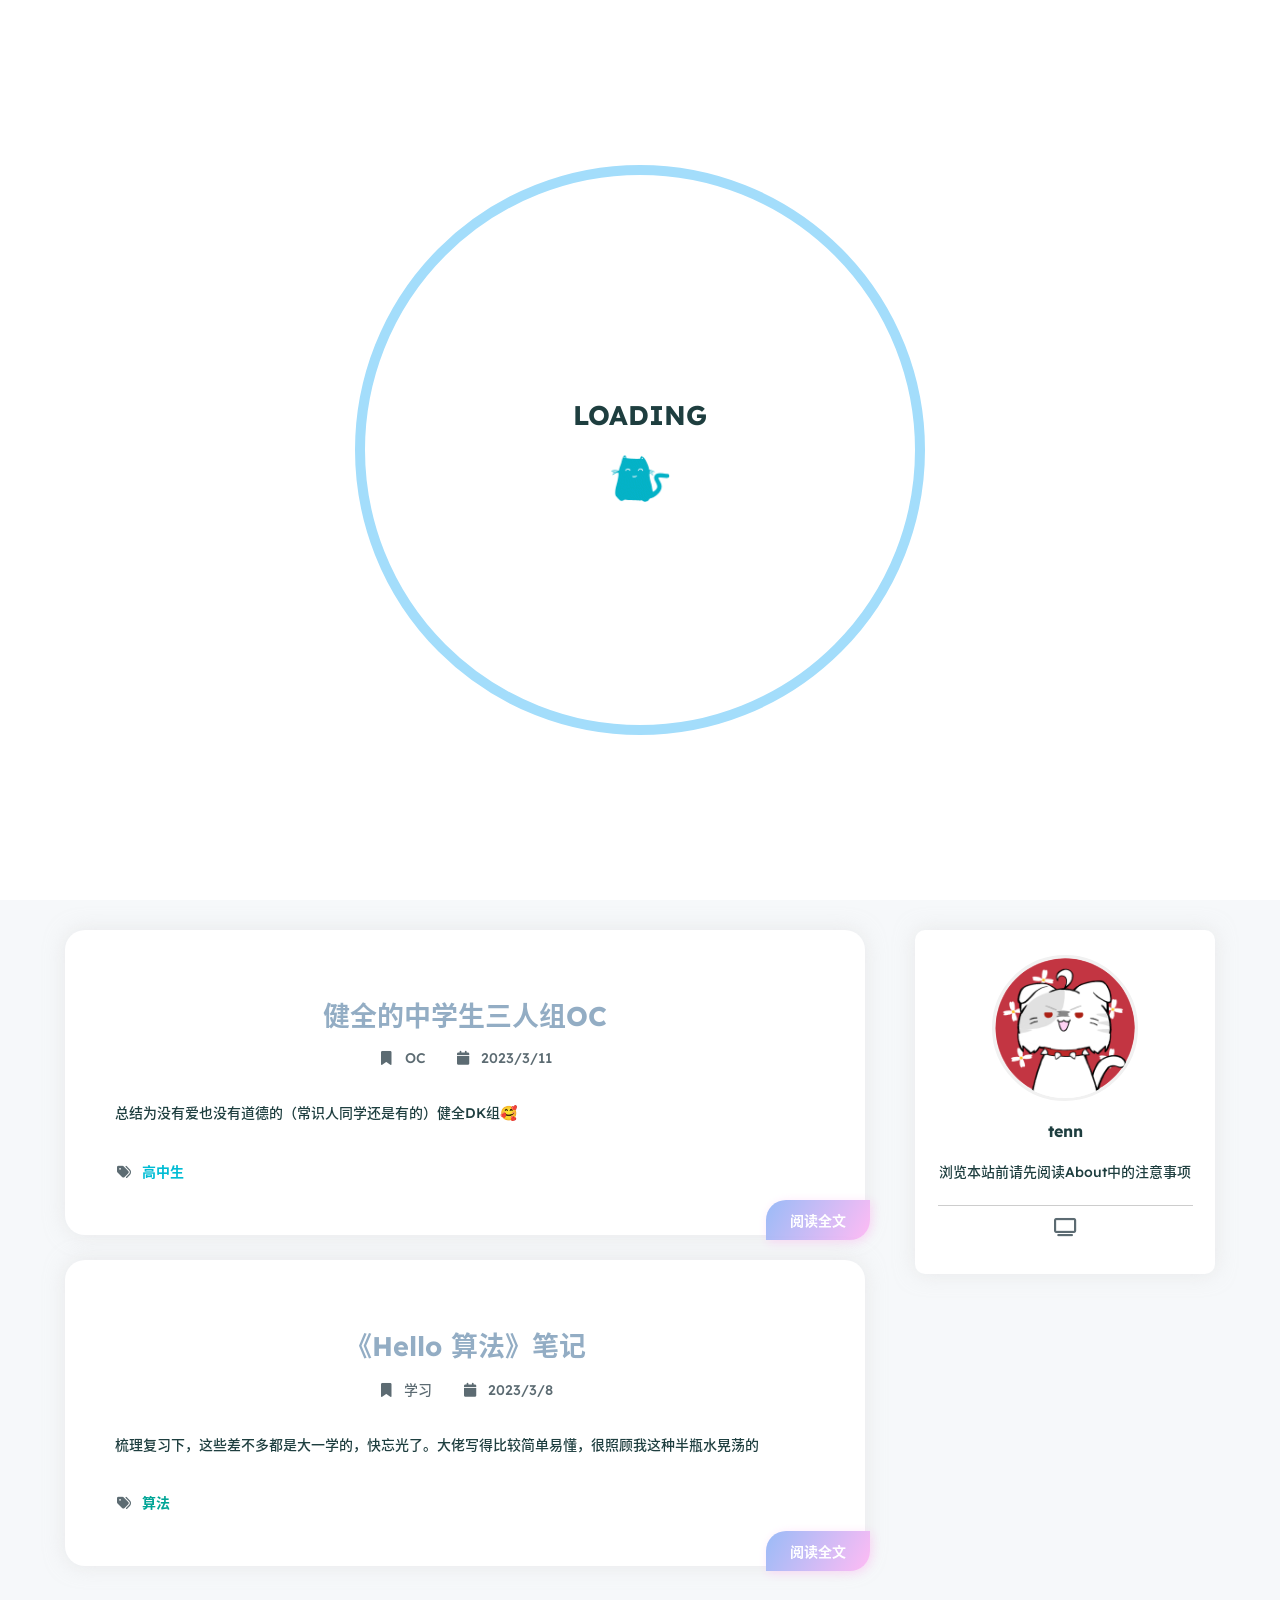
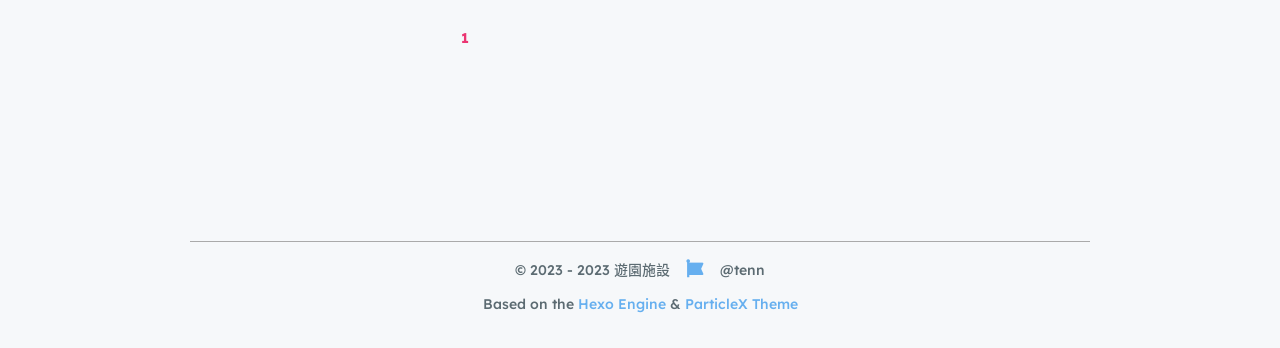
<file: index.html>
<!DOCTYPE html>
<html lang="en">
    <head>
        <meta charset="UTF-8" />
        <title>遊園施設</title>
        <meta name="author" content="tenn" />
        <meta name="description" content="愛も青春もない旅立ち" />
        <meta name="keywords" content="" />
        <meta name="viewport" content="width=device-width,initial-scale=1.0,maximum-scale=1.0,user-scalable=0" />
        <link rel="icon" href="/images/avatar.png" />
        <script src="https://cdn.staticfile.org/vue/3.2.45/vue.global.prod.min.js"></script>
<link rel="stylesheet" href="https://cdn.staticfile.org/font-awesome/6.2.1/css/all.min.css" />
<link rel="stylesheet" href="/css/fonts.min.css" />
<script> const mixins = {}; </script>

<script src="https://polyfill.io/v3/polyfill.min.js?features=default"></script>


<script src="https://cdn.staticfile.org/highlight.js/11.7.0/highlight.min.js"></script>
<link
    rel="stylesheet"
    href="https://cdn.staticfile.org/highlight.js/11.7.0/styles/github.min.css"
/>
<script src="/js/lib/highlight.js"></script>


<script src="https://cdn.staticfile.org/KaTeX/0.16.4/katex.min.js"></script>
<script src="https://cdn.staticfile.org/KaTeX/0.16.4/contrib/auto-render.min.js"></script>
<link rel="stylesheet" href="https://cdn.staticfile.org/KaTeX/0.16.4/katex.min.css" />
<script src="/js/lib/math.js"></script>


<script src="/js/lib/preview.js"></script>





<script src="/js/lib/home.js"></script>

<link rel="stylesheet" href="/css/main.css" />

    <meta name="generator" content="Hexo 6.3.0"></head>
    <body>
        <div id="layout">
            <transition name="fade">
            <div id="loading" v-show="loading">
                <div id="loading-circle">
                    <h2>LOADING</h2>
                    <img src="/images/loading.gif" />
                </div>
            </div>
            </transition>
            <transition name="into">
            <div id="main" v-show="!loading">
                <nav id="menu" ref="menu">
    <div class="desktop-menu">
        <a class="title" href="/">
            <span>遊園施設</span>
        </a>
        
        <a href="/">
            <i class="fa-solid fa-house fa-fw"></i>
            <span>&ensp;Home</span>
        </a>
        
        <a href="/about">
            <i class="fa-solid fa-id-card fa-fw"></i>
            <span>&ensp;About</span>
        </a>
        
        <a href="/archives">
            <i class="fa-solid fa-box-archive fa-fw"></i>
            <span>&ensp;Archives</span>
        </a>
        
        <a href="/categories">
            <i class="fa-solid fa-bookmark fa-fw"></i>
            <span>&ensp;Categories</span>
        </a>
        
        <a href="/tags">
            <i class="fa-solid fa-tags fa-fw"></i>
            <span>&ensp;Tags</span>
        </a>
        
        <a target="_blank" rel="noopener" href="https://pushoong.com/zh-hans/ask/4092079410">
            <i class="fa-solid fa-comment fa-fw"></i>
            <span>&ensp;提问箱</span>
        </a>
        
    </div>
    <div id="mobile-menu">
        <div class="curtain" v-show="showMenu" @click="showMenu = !showMenu"></div>
        <div class="title" @click="showMenu = !showMenu">
            <i class="fa-solid fa-bars fa-fw"></i>
            <span>&emsp;遊園施設</span>
        </div>
        <transition name="slide">
        <div class="items" v-show="showMenu">
            
            <a href="/">
                <div class="item">
                    <div style="min-width: 20px; max-width: 50px; width: 10%">
                        <i class="fa-solid fa-house fa-fw"></i>
                    </div>
                    <div style="min-width: 100px; max-width: 150%; width: 20%">Home</div>
                </div>
            </a>
            
            <a href="/about">
                <div class="item">
                    <div style="min-width: 20px; max-width: 50px; width: 10%">
                        <i class="fa-solid fa-id-card fa-fw"></i>
                    </div>
                    <div style="min-width: 100px; max-width: 150%; width: 20%">About</div>
                </div>
            </a>
            
            <a href="/archives">
                <div class="item">
                    <div style="min-width: 20px; max-width: 50px; width: 10%">
                        <i class="fa-solid fa-box-archive fa-fw"></i>
                    </div>
                    <div style="min-width: 100px; max-width: 150%; width: 20%">Archives</div>
                </div>
            </a>
            
            <a href="/categories">
                <div class="item">
                    <div style="min-width: 20px; max-width: 50px; width: 10%">
                        <i class="fa-solid fa-bookmark fa-fw"></i>
                    </div>
                    <div style="min-width: 100px; max-width: 150%; width: 20%">Categories</div>
                </div>
            </a>
            
            <a href="/tags">
                <div class="item">
                    <div style="min-width: 20px; max-width: 50px; width: 10%">
                        <i class="fa-solid fa-tags fa-fw"></i>
                    </div>
                    <div style="min-width: 100px; max-width: 150%; width: 20%">Tags</div>
                </div>
            </a>
            
            <a target="_blank" rel="noopener" href="https://pushoong.com/zh-hans/ask/4092079410">
                <div class="item">
                    <div style="min-width: 20px; max-width: 50px; width: 10%">
                        <i class="fa-solid fa-comment fa-fw"></i>
                    </div>
                    <div style="min-width: 100px; max-width: 150%; width: 20%">提问箱</div>
                </div>
            </a>
            
        </div>
        </transition>
    </div>
</nav>

                <div id="home-head">
    <div id="home-background" ref="homeBackground" data-image="/images/back.jpg"></div>
    
    <div id="home-info" @click="homeClick">
        <span class="loop"></span>
        <span class="loop"></span>
        <span class="loop"></span>
        <span class="loop"></span>
        <span class="info">
            <div class="wrap">
                <h1>遊園施設</h1>
                <h3></h3>
                <h5>愛も青春もない旅立ち</h5>
            </div>
        </span>
    </div>
    
</div>
<div id="home-posts-wrap"  ref="homePostsWrap">
    <div id="home-posts">
        <div id="posts">
            

<div class="post">
    <a href="/2023/03/11/%E5%81%A5%E5%85%A8%E7%9A%84%E4%B8%AD%E5%AD%A6%E7%94%9F%E4%B8%89%E4%BA%BA%E7%BB%84OC/">
        <h2 class="post-title">健全的中学生三人组OC</h2>
    </a>
    <div class="category-and-date">
        
        <span class="category">
            <a href="/categories/OC/">
                <span class="icon">
                    <i class="fa-solid fa-bookmark fa-fw"></i>
                </span>
                OC
            </a>
        </span>
        
        <span class="date">
            <span class="icon">
                <i class="fa-solid fa-calendar fa-fw"></i>
            </span>
            2023/3/11
        </span>
        
        
    </div>
    <div class="description">
        <div class="content" v-pre>
            
            <p>总结为没有爱也没有道德的（常识人同学还是有的）健全DK组🥰</p>

            
        </div>
    </div>
    <div class="post-tags">
        
        <span class="icon">
            <i class="fa-solid fa-tags fa-fw"></i>
        </span>
        
        
        <span class="tag">
            
            <a href="/tags/%E9%AB%98%E4%B8%AD%E7%94%9F/" style="color: #00bcd4">
                高中生
            </a>
        </span>
        
    </div>
    <a href="/2023/03/11/%E5%81%A5%E5%85%A8%E7%9A%84%E4%B8%AD%E5%AD%A6%E7%94%9F%E4%B8%89%E4%BA%BA%E7%BB%84OC/" class="go-post">阅读全文</a>
</div>

<div class="post">
    <a href="/2023/03/08/%E3%80%8AHello%E7%AE%97%E6%B3%95%E3%80%8B%E7%AC%94%E8%AE%B0/">
        <h2 class="post-title">《Hello 算法》笔记</h2>
    </a>
    <div class="category-and-date">
        
        <span class="category">
            <a href="/categories/%E5%AD%A6%E4%B9%A0/">
                <span class="icon">
                    <i class="fa-solid fa-bookmark fa-fw"></i>
                </span>
                学习
            </a>
        </span>
        
        <span class="date">
            <span class="icon">
                <i class="fa-solid fa-calendar fa-fw"></i>
            </span>
            2023/3/8
        </span>
        
        
    </div>
    <div class="description">
        <div class="content" v-pre>
            
            <p>梳理复习下，这些差不多都是大一学的，快忘光了。大佬写得比较简单易懂，很照顾我这种半瓶水晃荡的</p>

            
        </div>
    </div>
    <div class="post-tags">
        
        <span class="icon">
            <i class="fa-solid fa-tags fa-fw"></i>
        </span>
        
        
        <span class="tag">
            
            <a href="/tags/%E7%AE%97%E6%B3%95/" style="color: #00a596">
                算法
            </a>
        </span>
        
    </div>
    <a href="/2023/03/08/%E3%80%8AHello%E7%AE%97%E6%B3%95%E3%80%8B%E7%AC%94%E8%AE%B0/" class="go-post">阅读全文</a>
</div>


            <div class="page-current">
    <div class="prev">
        
    </div>
    <div class="page-index">
        
        <span class="current">1</span>
        
    </div>
    <div class="next">
        
    </div>
</div>

        </div>
    </div>
    
    <div id="home-card">
        <div id="card-div">
    <div class="card-style" style="width: 300px">
        <div class="avatar">
            <img src="/images/avatar.png" alt="avatar" />
        </div>
        <div class="name">tenn</div>
        <div class="description">
            <p>浏览本站前请先阅读About中的注意事项</p>

        </div>
        
        <div class="icon-links">
            
            <span class="icon-link">
                <a target="_blank" rel="noopener" href="https://bangumi.tv/user/300791">
                    <i
                        class="fa-solid fa-tv fa-fw"
                    ></i>
                </a>
            </span>
            
        </div>
        
        
    </div>
</div>

    </div>
    
</div>

                <footer id="footer">
    <div id="footer-wrap">
        <div>
            &copy;
            2023 - 2023 遊園施設
            <span id="footer-icon">
                <i class="fa-solid fa-font-awesome fa-fw"></i>
            </span>
            &commat;tenn
        </div>
        <div>
            Based on the <a target="_blank" rel="noopener" href="https://hexo.io">Hexo Engine</a> &amp;
            <a target="_blank" rel="noopener" href="https://github.com/argvchs/hexo-theme-particlex">ParticleX Theme</a>
        </div>
        
    </div>
</footer>

            </div>
            </transition>
            
            <transition name="fade">
            <div id="preview" ref="preview" v-show="previewShow">
                <img id="preview-content" ref="previewContent" />
            </div>
            </transition>
            
        </div>
        <script src="/js/main.js"></script>
        
    </body>
    <script type="text/javascript" src="/js/love.js"></script>
    <div id="cursor"></div>
    <link rel="stylesheet" href="/css/cursor.min.css" />
    <script src="/js/cursor.min.js"></script>
</html>
</file>
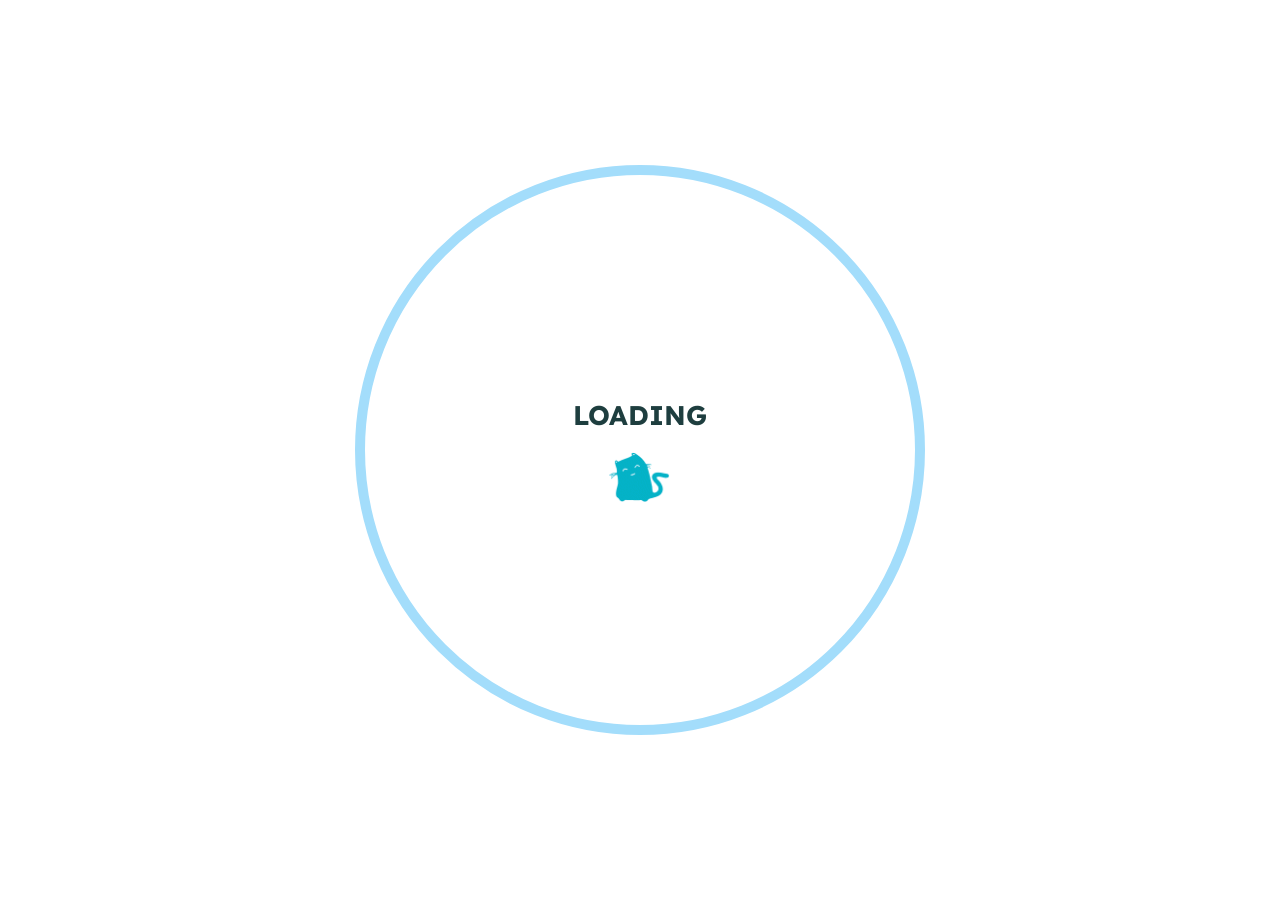
<file: about/index.html>
<!DOCTYPE html>
<html lang="en">
    <head>
        <meta charset="UTF-8" />
        <title>关于本站 | 遊園施設</title>
        <meta name="author" content="tenn" />
        <meta name="description" content="愛も青春もない旅立ち" />
        <meta name="keywords" content="" />
        <meta name="viewport" content="width=device-width,initial-scale=1.0,maximum-scale=1.0,user-scalable=0" />
        <link rel="icon" href="/images/avatar.png" />
        <script src="https://cdn.staticfile.org/vue/3.2.45/vue.global.prod.min.js"></script>
<link rel="stylesheet" href="https://cdn.staticfile.org/font-awesome/6.2.1/css/all.min.css" />
<link rel="stylesheet" href="/css/fonts.min.css" />
<script> const mixins = {}; </script>

<script src="https://polyfill.io/v3/polyfill.min.js?features=default"></script>


<script src="https://cdn.staticfile.org/highlight.js/11.7.0/highlight.min.js"></script>
<link
    rel="stylesheet"
    href="https://cdn.staticfile.org/highlight.js/11.7.0/styles/github.min.css"
/>
<script src="/js/lib/highlight.js"></script>


<script src="https://cdn.staticfile.org/KaTeX/0.16.4/katex.min.js"></script>
<script src="https://cdn.staticfile.org/KaTeX/0.16.4/contrib/auto-render.min.js"></script>
<link rel="stylesheet" href="https://cdn.staticfile.org/KaTeX/0.16.4/katex.min.css" />
<script src="/js/lib/math.js"></script>


<script src="/js/lib/preview.js"></script>









<script src="/js/lib/home.js"></script>

<link rel="stylesheet" href="/css/main.css" />

    <meta name="generator" content="Hexo 6.3.0"></head>
    <body>
        <div id="layout">
            <transition name="fade">
            <div id="loading" v-show="loading">
                <div id="loading-circle">
                    <h2>LOADING</h2>
                    <img src="/images/loading.gif" />
                </div>
            </div>
            </transition>
            <transition name="into">
            <div id="main" v-show="!loading">
                <nav id="menu" ref="menu">
    <div class="desktop-menu">
        <a class="title" href="/">
            <span>遊園施設</span>
        </a>
        
        <a href="/">
            <i class="fa-solid fa-house fa-fw"></i>
            <span>&ensp;Home</span>
        </a>
        
        <a href="/about">
            <i class="fa-solid fa-id-card fa-fw"></i>
            <span>&ensp;About</span>
        </a>
        
        <a href="/archives">
            <i class="fa-solid fa-box-archive fa-fw"></i>
            <span>&ensp;Archives</span>
        </a>
        
        <a href="/categories">
            <i class="fa-solid fa-bookmark fa-fw"></i>
            <span>&ensp;Categories</span>
        </a>
        
        <a href="/tags">
            <i class="fa-solid fa-tags fa-fw"></i>
            <span>&ensp;Tags</span>
        </a>
        
        <a target="_blank" rel="noopener" href="https://pushoong.com/zh-hans/ask/4092079410">
            <i class="fa-solid fa-comment fa-fw"></i>
            <span>&ensp;提问箱</span>
        </a>
        
    </div>
    <div id="mobile-menu">
        <div class="curtain" v-show="showMenu" @click="showMenu = !showMenu"></div>
        <div class="title" @click="showMenu = !showMenu">
            <i class="fa-solid fa-bars fa-fw"></i>
            <span>&emsp;遊園施設</span>
        </div>
        <transition name="slide">
        <div class="items" v-show="showMenu">
            
            <a href="/">
                <div class="item">
                    <div style="min-width: 20px; max-width: 50px; width: 10%">
                        <i class="fa-solid fa-house fa-fw"></i>
                    </div>
                    <div style="min-width: 100px; max-width: 150%; width: 20%">Home</div>
                </div>
            </a>
            
            <a href="/about">
                <div class="item">
                    <div style="min-width: 20px; max-width: 50px; width: 10%">
                        <i class="fa-solid fa-id-card fa-fw"></i>
                    </div>
                    <div style="min-width: 100px; max-width: 150%; width: 20%">About</div>
                </div>
            </a>
            
            <a href="/archives">
                <div class="item">
                    <div style="min-width: 20px; max-width: 50px; width: 10%">
                        <i class="fa-solid fa-box-archive fa-fw"></i>
                    </div>
                    <div style="min-width: 100px; max-width: 150%; width: 20%">Archives</div>
                </div>
            </a>
            
            <a href="/categories">
                <div class="item">
                    <div style="min-width: 20px; max-width: 50px; width: 10%">
                        <i class="fa-solid fa-bookmark fa-fw"></i>
                    </div>
                    <div style="min-width: 100px; max-width: 150%; width: 20%">Categories</div>
                </div>
            </a>
            
            <a href="/tags">
                <div class="item">
                    <div style="min-width: 20px; max-width: 50px; width: 10%">
                        <i class="fa-solid fa-tags fa-fw"></i>
                    </div>
                    <div style="min-width: 100px; max-width: 150%; width: 20%">Tags</div>
                </div>
            </a>
            
            <a target="_blank" rel="noopener" href="https://pushoong.com/zh-hans/ask/4092079410">
                <div class="item">
                    <div style="min-width: 20px; max-width: 50px; width: 10%">
                        <i class="fa-solid fa-comment fa-fw"></i>
                    </div>
                    <div style="min-width: 100px; max-width: 150%; width: 20%">提问箱</div>
                </div>
            </a>
            
        </div>
        </transition>
    </div>
</nav>

                <div class="article">
    <div>
        <h1>关于本站</h1>
    </div>
    <div class="info">
        <span class="date">
            <span class="icon">
                <i class="fa-solid fa-calendar fa-fw"></i>
            </span>
            2023/3/7
        </span>
        
        
    </div>
    
    <div class="content" v-pre>
        <p>你好！在浏览本站的相关内容前，请阅读以下注意事项😊</p>
<h2 id="本站可能包括以下内容"><a href="#本站可能包括以下内容" class="headerlink" title="本站可能包括以下内容"></a>本站可能包括以下内容</h2><p>​		📚少量学习相关的笔记</p>
<p>​		✨纸片人的同人或者碎碎念</p>
<p>​		🎨原创角色（OC）的乱七八糟内容</p>
<p>​		⚠️NSFW要素</p>
<p>​		🍭日常随笔</p>

    </div>
    
    
    
    
    <div id="comment">
        <div id="giscus-container" class="giscus"></div>
    </div>
    
    
    
    
</div>

                <footer id="footer">
    <div id="footer-wrap">
        <div>
            &copy;
            2023 - 2023 遊園施設
            <span id="footer-icon">
                <i class="fa-solid fa-font-awesome fa-fw"></i>
            </span>
            &commat;tenn
        </div>
        <div>
            Based on the <a target="_blank" rel="noopener" href="https://hexo.io">Hexo Engine</a> &amp;
            <a target="_blank" rel="noopener" href="https://github.com/argvchs/hexo-theme-particlex">ParticleX Theme</a>
        </div>
        
    </div>
</footer>

            </div>
            </transition>
            
            <transition name="fade">
            <div id="preview" ref="preview" v-show="previewShow">
                <img id="preview-content" ref="previewContent" />
            </div>
            </transition>
            
        </div>
        <script src="/js/main.js"></script>
        
        

<script
    src="https://giscus.app/client.js"
    data-repo="tenn000/tenn000.github.io"
    data-repo-id="R_kgDOJCVDeA"
    data-category="Announcements"
    data-category-id="DIC_kwDOJCVDeM4CUtQB"
    data-mapping="pathname"
    data-strict="0"
    data-reactions-enabled="1"
    data-emit-metadata="0"
    data-input-position="bottom"
    data-theme="preferred_color_scheme"
    data-lang="zh-CN"
    crossorigin
    async
></script>




        
    </body>
    <script type="text/javascript" src="/js/love.js"></script>
    <div id="cursor"></div>
    <link rel="stylesheet" href="/css/cursor.min.css" />
    <script src="/js/cursor.min.js"></script>
</html>
</file>
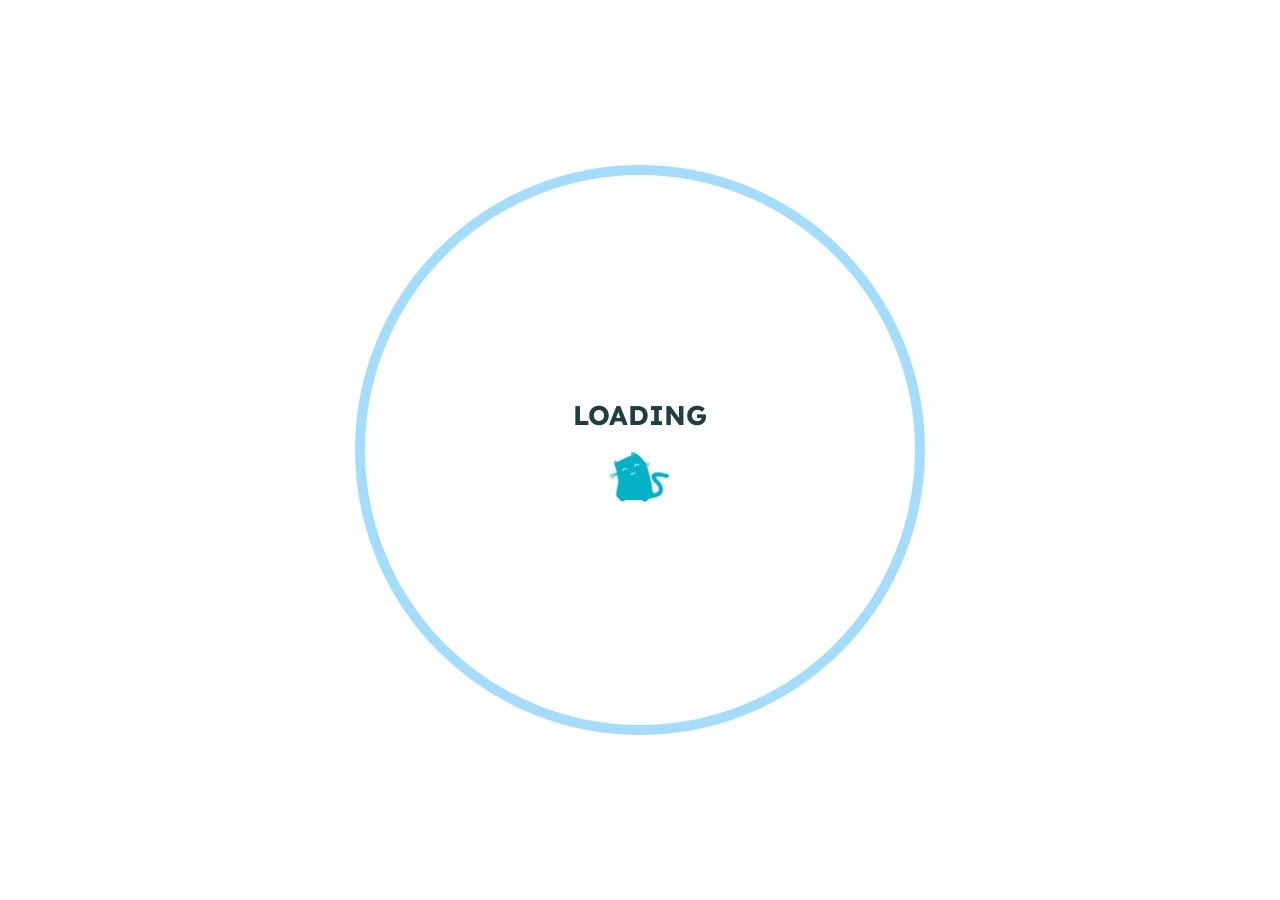
<file: archives/index.html>
<!DOCTYPE html>
<html lang="en">
    <head>
        <meta charset="UTF-8" />
        <title>Archives | 遊園施設</title>
        <meta name="author" content="tenn" />
        <meta name="description" content="愛も青春もない旅立ち" />
        <meta name="keywords" content="" />
        <meta name="viewport" content="width=device-width,initial-scale=1.0,maximum-scale=1.0,user-scalable=0" />
        <link rel="icon" href="/images/avatar.png" />
        <script src="https://cdn.staticfile.org/vue/3.2.45/vue.global.prod.min.js"></script>
<link rel="stylesheet" href="https://cdn.staticfile.org/font-awesome/6.2.1/css/all.min.css" />
<link rel="stylesheet" href="/css/fonts.min.css" />
<script> const mixins = {}; </script>

<script src="https://polyfill.io/v3/polyfill.min.js?features=default"></script>


<script src="https://cdn.staticfile.org/highlight.js/11.7.0/highlight.min.js"></script>
<link
    rel="stylesheet"
    href="https://cdn.staticfile.org/highlight.js/11.7.0/styles/github.min.css"
/>
<script src="/js/lib/highlight.js"></script>


<script src="https://cdn.staticfile.org/KaTeX/0.16.4/katex.min.js"></script>
<script src="https://cdn.staticfile.org/KaTeX/0.16.4/contrib/auto-render.min.js"></script>
<link rel="stylesheet" href="https://cdn.staticfile.org/KaTeX/0.16.4/katex.min.css" />
<script src="/js/lib/math.js"></script>


<script src="/js/lib/preview.js"></script>





<script src="/js/lib/home.js"></script>

<link rel="stylesheet" href="/css/main.css" />

    <meta name="generator" content="Hexo 6.3.0"></head>
    <body>
        <div id="layout">
            <transition name="fade">
            <div id="loading" v-show="loading">
                <div id="loading-circle">
                    <h2>LOADING</h2>
                    <img src="/images/loading.gif" />
                </div>
            </div>
            </transition>
            <transition name="into">
            <div id="main" v-show="!loading">
                <nav id="menu" ref="menu">
    <div class="desktop-menu">
        <a class="title" href="/">
            <span>遊園施設</span>
        </a>
        
        <a href="/">
            <i class="fa-solid fa-house fa-fw"></i>
            <span>&ensp;Home</span>
        </a>
        
        <a href="/about">
            <i class="fa-solid fa-id-card fa-fw"></i>
            <span>&ensp;About</span>
        </a>
        
        <a href="/archives">
            <i class="fa-solid fa-box-archive fa-fw"></i>
            <span>&ensp;Archives</span>
        </a>
        
        <a href="/categories">
            <i class="fa-solid fa-bookmark fa-fw"></i>
            <span>&ensp;Categories</span>
        </a>
        
        <a href="/tags">
            <i class="fa-solid fa-tags fa-fw"></i>
            <span>&ensp;Tags</span>
        </a>
        
        <a target="_blank" rel="noopener" href="https://pushoong.com/zh-hans/ask/4092079410">
            <i class="fa-solid fa-comment fa-fw"></i>
            <span>&ensp;提问箱</span>
        </a>
        
    </div>
    <div id="mobile-menu">
        <div class="curtain" v-show="showMenu" @click="showMenu = !showMenu"></div>
        <div class="title" @click="showMenu = !showMenu">
            <i class="fa-solid fa-bars fa-fw"></i>
            <span>&emsp;遊園施設</span>
        </div>
        <transition name="slide">
        <div class="items" v-show="showMenu">
            
            <a href="/">
                <div class="item">
                    <div style="min-width: 20px; max-width: 50px; width: 10%">
                        <i class="fa-solid fa-house fa-fw"></i>
                    </div>
                    <div style="min-width: 100px; max-width: 150%; width: 20%">Home</div>
                </div>
            </a>
            
            <a href="/about">
                <div class="item">
                    <div style="min-width: 20px; max-width: 50px; width: 10%">
                        <i class="fa-solid fa-id-card fa-fw"></i>
                    </div>
                    <div style="min-width: 100px; max-width: 150%; width: 20%">About</div>
                </div>
            </a>
            
            <a href="/archives">
                <div class="item">
                    <div style="min-width: 20px; max-width: 50px; width: 10%">
                        <i class="fa-solid fa-box-archive fa-fw"></i>
                    </div>
                    <div style="min-width: 100px; max-width: 150%; width: 20%">Archives</div>
                </div>
            </a>
            
            <a href="/categories">
                <div class="item">
                    <div style="min-width: 20px; max-width: 50px; width: 10%">
                        <i class="fa-solid fa-bookmark fa-fw"></i>
                    </div>
                    <div style="min-width: 100px; max-width: 150%; width: 20%">Categories</div>
                </div>
            </a>
            
            <a href="/tags">
                <div class="item">
                    <div style="min-width: 20px; max-width: 50px; width: 10%">
                        <i class="fa-solid fa-tags fa-fw"></i>
                    </div>
                    <div style="min-width: 100px; max-width: 150%; width: 20%">Tags</div>
                </div>
            </a>
            
            <a target="_blank" rel="noopener" href="https://pushoong.com/zh-hans/ask/4092079410">
                <div class="item">
                    <div style="min-width: 20px; max-width: 50px; width: 10%">
                        <i class="fa-solid fa-comment fa-fw"></i>
                    </div>
                    <div style="min-width: 100px; max-width: 150%; width: 20%">提问箱</div>
                </div>
            </a>
            
        </div>
        </transition>
    </div>
</nav>

                
<div id="archives">
    
    <div id="timeline-wrap" ref="timeline">
        
        <div class="timeline" data-title="《hello算法》笔记">
            <div class="timeline-tail"></div>
            <div class="timeline-content">
                <div class="item-time">2023/3/8</div>
                <a href="/2023/03/08/%E3%80%8AHello%E7%AE%97%E6%B3%95%E3%80%8B%E7%AC%94%E8%AE%B0/">
                    <h3>《Hello 算法》笔记</h3>
                </a>
                <div class="info">
                    
                    <span class="category">
                        <a href="/categories/%E5%AD%A6%E4%B9%A0/">
                            <span class="icon">
                                <i class="fa-solid fa-bookmark fa-fw"></i>
                            </span>
                            学习
                        </a>
                    </span>
                    
                    
                    <span class="tags">
                        <span class="icon">
                            <i class="fa-solid fa-tags fa-fw"></i>
                        </span>
                        
                        <span class="tag">
                            
                            <a href="/tags/%E7%AE%97%E6%B3%95/" style="color: #ff7d73">算法</a>
                        </span>
                        
                    </span>
                    
                </div>
            </div>
        </div>
        
        <div class="timeline" data-title="健全的中学生三人组oc">
            <div class="timeline-tail"></div>
            <div class="timeline-content">
                <div class="item-time">2023/3/11</div>
                <a href="/2023/03/11/%E5%81%A5%E5%85%A8%E7%9A%84%E4%B8%AD%E5%AD%A6%E7%94%9F%E4%B8%89%E4%BA%BA%E7%BB%84OC/">
                    <h3>健全的中学生三人组OC</h3>
                </a>
                <div class="info">
                    
                    <span class="category">
                        <a href="/categories/OC/">
                            <span class="icon">
                                <i class="fa-solid fa-bookmark fa-fw"></i>
                            </span>
                            OC
                        </a>
                    </span>
                    
                    
                    <span class="tags">
                        <span class="icon">
                            <i class="fa-solid fa-tags fa-fw"></i>
                        </span>
                        
                        <span class="tag">
                            
                            <a href="/tags/%E9%AB%98%E4%B8%AD%E7%94%9F/" style="color: #ffa2c4">高中生</a>
                        </span>
                        
                    </span>
                    
                </div>
            </div>
        </div>
        
    </div>
</div>

                <footer id="footer">
    <div id="footer-wrap">
        <div>
            &copy;
            2023 - 2023 遊園施設
            <span id="footer-icon">
                <i class="fa-solid fa-font-awesome fa-fw"></i>
            </span>
            &commat;tenn
        </div>
        <div>
            Based on the <a target="_blank" rel="noopener" href="https://hexo.io">Hexo Engine</a> &amp;
            <a target="_blank" rel="noopener" href="https://github.com/argvchs/hexo-theme-particlex">ParticleX Theme</a>
        </div>
        
    </div>
</footer>

            </div>
            </transition>
            
            <transition name="fade">
            <div id="preview" ref="preview" v-show="previewShow">
                <img id="preview-content" ref="previewContent" />
            </div>
            </transition>
            
        </div>
        <script src="/js/main.js"></script>
        
    </body>
    <script type="text/javascript" src="/js/love.js"></script>
    <div id="cursor"></div>
    <link rel="stylesheet" href="/css/cursor.min.css" />
    <script src="/js/cursor.min.js"></script>
</html>
</file>
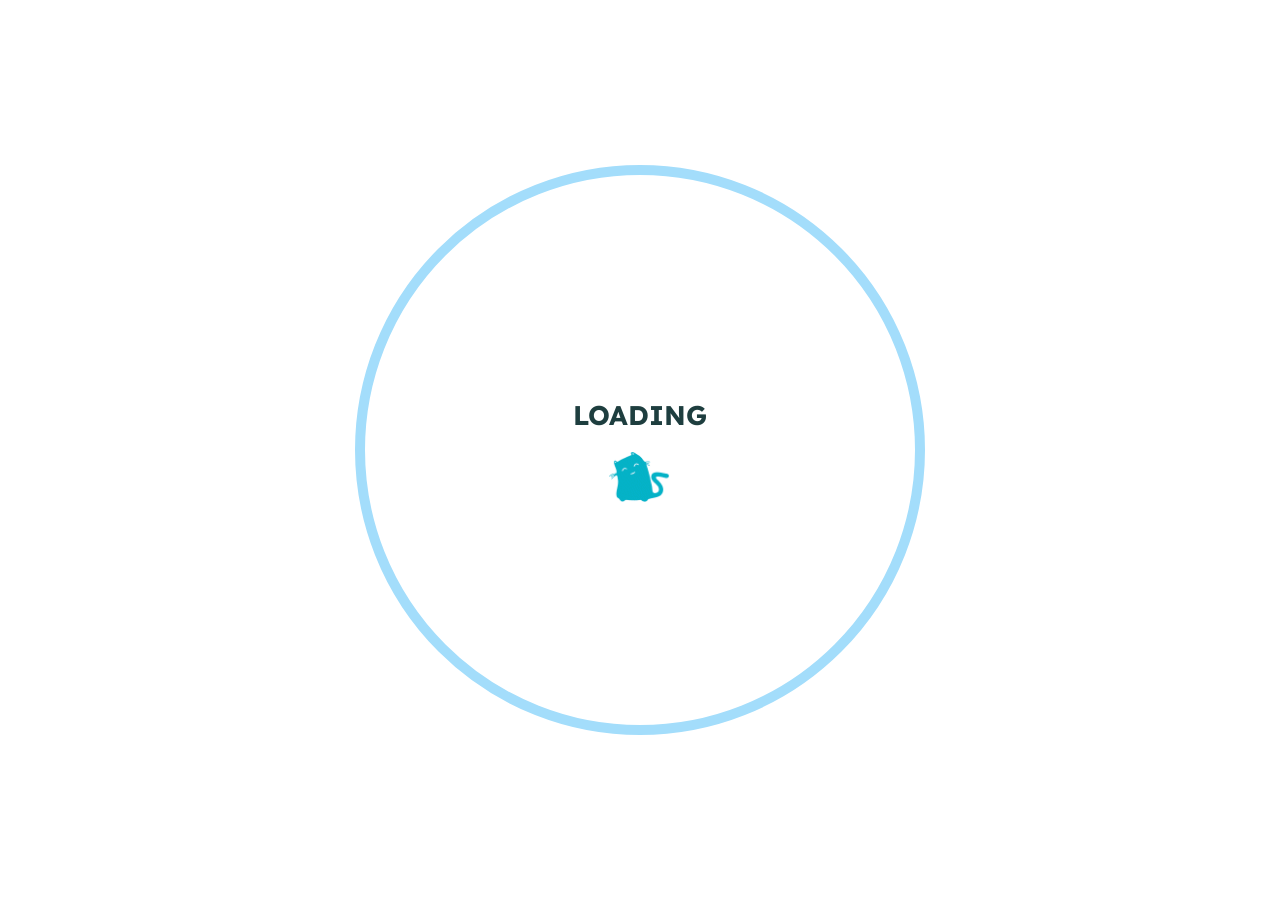
<file: categories/index.html>
<!DOCTYPE html>
<html lang="en">
    <head>
        <meta charset="UTF-8" />
        <title>分类 | 遊園施設</title>
        <meta name="author" content="tenn" />
        <meta name="description" content="愛も青春もない旅立ち" />
        <meta name="keywords" content="" />
        <meta name="viewport" content="width=device-width,initial-scale=1.0,maximum-scale=1.0,user-scalable=0" />
        <link rel="icon" href="/images/avatar.png" />
        <script src="https://cdn.staticfile.org/vue/3.2.45/vue.global.prod.min.js"></script>
<link rel="stylesheet" href="https://cdn.staticfile.org/font-awesome/6.2.1/css/all.min.css" />
<link rel="stylesheet" href="/css/fonts.min.css" />
<script> const mixins = {}; </script>

<script src="https://polyfill.io/v3/polyfill.min.js?features=default"></script>


<script src="https://cdn.staticfile.org/highlight.js/11.7.0/highlight.min.js"></script>
<link
    rel="stylesheet"
    href="https://cdn.staticfile.org/highlight.js/11.7.0/styles/github.min.css"
/>
<script src="/js/lib/highlight.js"></script>


<script src="https://cdn.staticfile.org/KaTeX/0.16.4/katex.min.js"></script>
<script src="https://cdn.staticfile.org/KaTeX/0.16.4/contrib/auto-render.min.js"></script>
<link rel="stylesheet" href="https://cdn.staticfile.org/KaTeX/0.16.4/katex.min.css" />
<script src="/js/lib/math.js"></script>


<script src="/js/lib/preview.js"></script>





<script src="/js/lib/home.js"></script>

<link rel="stylesheet" href="/css/main.css" />

    <meta name="generator" content="Hexo 6.3.0"></head>
    <body>
        <div id="layout">
            <transition name="fade">
            <div id="loading" v-show="loading">
                <div id="loading-circle">
                    <h2>LOADING</h2>
                    <img src="/images/loading.gif" />
                </div>
            </div>
            </transition>
            <transition name="into">
            <div id="main" v-show="!loading">
                <nav id="menu" ref="menu">
    <div class="desktop-menu">
        <a class="title" href="/">
            <span>遊園施設</span>
        </a>
        
        <a href="/">
            <i class="fa-solid fa-house fa-fw"></i>
            <span>&ensp;Home</span>
        </a>
        
        <a href="/about">
            <i class="fa-solid fa-id-card fa-fw"></i>
            <span>&ensp;About</span>
        </a>
        
        <a href="/archives">
            <i class="fa-solid fa-box-archive fa-fw"></i>
            <span>&ensp;Archives</span>
        </a>
        
        <a href="/categories">
            <i class="fa-solid fa-bookmark fa-fw"></i>
            <span>&ensp;Categories</span>
        </a>
        
        <a href="/tags">
            <i class="fa-solid fa-tags fa-fw"></i>
            <span>&ensp;Tags</span>
        </a>
        
        <a target="_blank" rel="noopener" href="https://pushoong.com/zh-hans/ask/4092079410">
            <i class="fa-solid fa-comment fa-fw"></i>
            <span>&ensp;提问箱</span>
        </a>
        
    </div>
    <div id="mobile-menu">
        <div class="curtain" v-show="showMenu" @click="showMenu = !showMenu"></div>
        <div class="title" @click="showMenu = !showMenu">
            <i class="fa-solid fa-bars fa-fw"></i>
            <span>&emsp;遊園施設</span>
        </div>
        <transition name="slide">
        <div class="items" v-show="showMenu">
            
            <a href="/">
                <div class="item">
                    <div style="min-width: 20px; max-width: 50px; width: 10%">
                        <i class="fa-solid fa-house fa-fw"></i>
                    </div>
                    <div style="min-width: 100px; max-width: 150%; width: 20%">Home</div>
                </div>
            </a>
            
            <a href="/about">
                <div class="item">
                    <div style="min-width: 20px; max-width: 50px; width: 10%">
                        <i class="fa-solid fa-id-card fa-fw"></i>
                    </div>
                    <div style="min-width: 100px; max-width: 150%; width: 20%">About</div>
                </div>
            </a>
            
            <a href="/archives">
                <div class="item">
                    <div style="min-width: 20px; max-width: 50px; width: 10%">
                        <i class="fa-solid fa-box-archive fa-fw"></i>
                    </div>
                    <div style="min-width: 100px; max-width: 150%; width: 20%">Archives</div>
                </div>
            </a>
            
            <a href="/categories">
                <div class="item">
                    <div style="min-width: 20px; max-width: 50px; width: 10%">
                        <i class="fa-solid fa-bookmark fa-fw"></i>
                    </div>
                    <div style="min-width: 100px; max-width: 150%; width: 20%">Categories</div>
                </div>
            </a>
            
            <a href="/tags">
                <div class="item">
                    <div style="min-width: 20px; max-width: 50px; width: 10%">
                        <i class="fa-solid fa-tags fa-fw"></i>
                    </div>
                    <div style="min-width: 100px; max-width: 150%; width: 20%">Tags</div>
                </div>
            </a>
            
            <a target="_blank" rel="noopener" href="https://pushoong.com/zh-hans/ask/4092079410">
                <div class="item">
                    <div style="min-width: 20px; max-width: 50px; width: 10%">
                        <i class="fa-solid fa-comment fa-fw"></i>
                    </div>
                    <div style="min-width: 100px; max-width: 150%; width: 20%">提问箱</div>
                </div>
            </a>
            
        </div>
        </transition>
    </div>
</nav>

                <div id="archives">
    
    <div class="categories-tags">
        
        
        <span>
            <a href="/categories/%E5%AD%A6%E4%B9%A0/" style="background: #00bcd4">
                <span class="icon">
                    <i class="fa-solid fa-bookmark fa-fw"></i>
                </span>
                学习
            </a>
        </span>
        
        
        
        <span>
            <a href="/categories/OC/" style="background: #00bcd4">
                <span class="icon">
                    <i class="fa-solid fa-bookmark fa-fw"></i>
                </span>
                OC
            </a>
        </span>
        
        
    </div>
    
</div>

                <footer id="footer">
    <div id="footer-wrap">
        <div>
            &copy;
            2023 - 2023 遊園施設
            <span id="footer-icon">
                <i class="fa-solid fa-font-awesome fa-fw"></i>
            </span>
            &commat;tenn
        </div>
        <div>
            Based on the <a target="_blank" rel="noopener" href="https://hexo.io">Hexo Engine</a> &amp;
            <a target="_blank" rel="noopener" href="https://github.com/argvchs/hexo-theme-particlex">ParticleX Theme</a>
        </div>
        
    </div>
</footer>

            </div>
            </transition>
            
            <transition name="fade">
            <div id="preview" ref="preview" v-show="previewShow">
                <img id="preview-content" ref="previewContent" />
            </div>
            </transition>
            
        </div>
        <script src="/js/main.js"></script>
        
    </body>
    <script type="text/javascript" src="/js/love.js"></script>
    <div id="cursor"></div>
    <link rel="stylesheet" href="/css/cursor.min.css" />
    <script src="/js/cursor.min.js"></script>
</html>
</file>
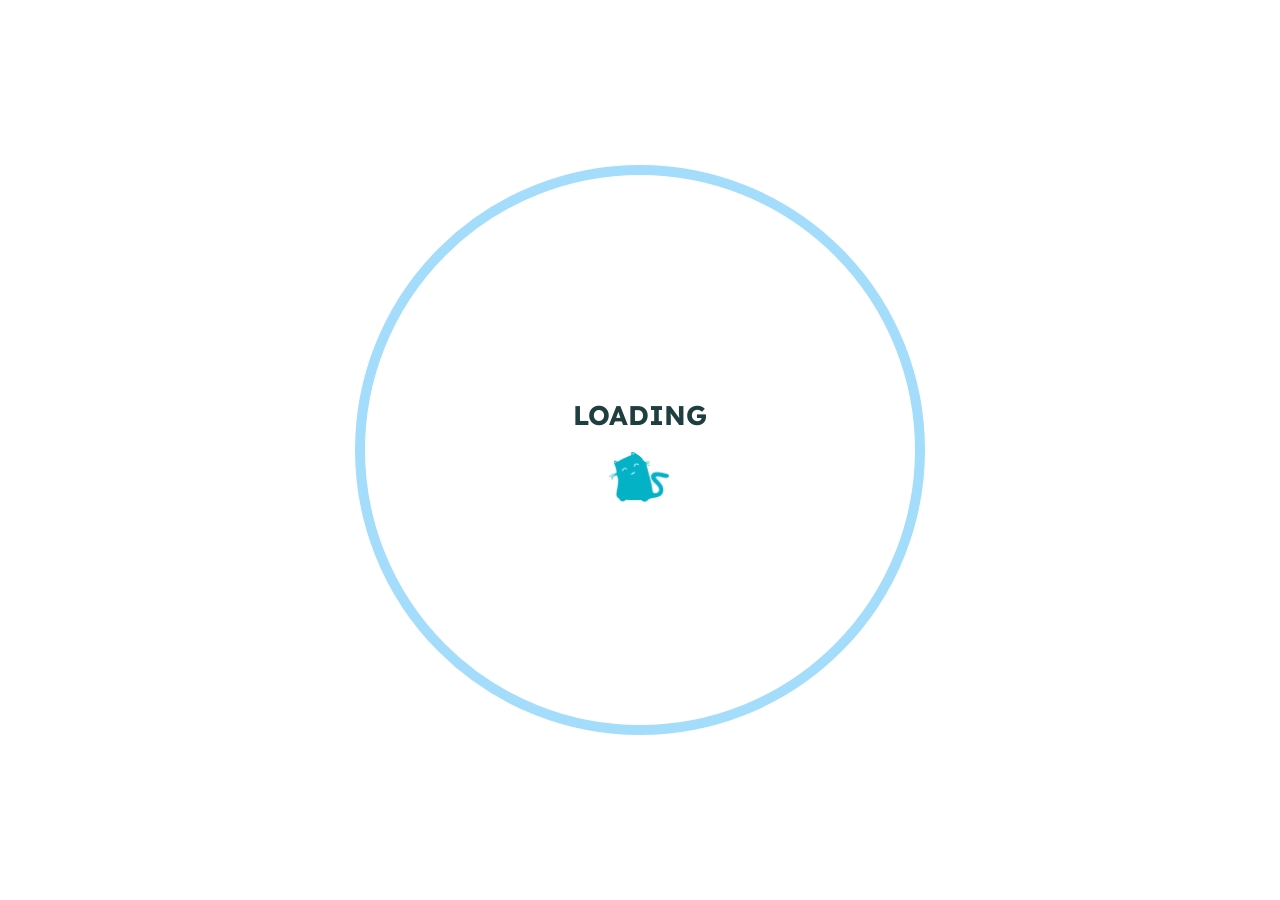
<file: tags/index.html>
<!DOCTYPE html>
<html lang="en">
    <head>
        <meta charset="UTF-8" />
        <title>标签 | 遊園施設</title>
        <meta name="author" content="tenn" />
        <meta name="description" content="愛も青春もない旅立ち" />
        <meta name="keywords" content="" />
        <meta name="viewport" content="width=device-width,initial-scale=1.0,maximum-scale=1.0,user-scalable=0" />
        <link rel="icon" href="/images/avatar.png" />
        <script src="https://cdn.staticfile.org/vue/3.2.45/vue.global.prod.min.js"></script>
<link rel="stylesheet" href="https://cdn.staticfile.org/font-awesome/6.2.1/css/all.min.css" />
<link rel="stylesheet" href="/css/fonts.min.css" />
<script> const mixins = {}; </script>

<script src="https://polyfill.io/v3/polyfill.min.js?features=default"></script>


<script src="https://cdn.staticfile.org/highlight.js/11.7.0/highlight.min.js"></script>
<link
    rel="stylesheet"
    href="https://cdn.staticfile.org/highlight.js/11.7.0/styles/github.min.css"
/>
<script src="/js/lib/highlight.js"></script>


<script src="https://cdn.staticfile.org/KaTeX/0.16.4/katex.min.js"></script>
<script src="https://cdn.staticfile.org/KaTeX/0.16.4/contrib/auto-render.min.js"></script>
<link rel="stylesheet" href="https://cdn.staticfile.org/KaTeX/0.16.4/katex.min.css" />
<script src="/js/lib/math.js"></script>


<script src="/js/lib/preview.js"></script>





<script src="/js/lib/home.js"></script>

<link rel="stylesheet" href="/css/main.css" />

    <meta name="generator" content="Hexo 6.3.0"></head>
    <body>
        <div id="layout">
            <transition name="fade">
            <div id="loading" v-show="loading">
                <div id="loading-circle">
                    <h2>LOADING</h2>
                    <img src="/images/loading.gif" />
                </div>
            </div>
            </transition>
            <transition name="into">
            <div id="main" v-show="!loading">
                <nav id="menu" ref="menu">
    <div class="desktop-menu">
        <a class="title" href="/">
            <span>遊園施設</span>
        </a>
        
        <a href="/">
            <i class="fa-solid fa-house fa-fw"></i>
            <span>&ensp;Home</span>
        </a>
        
        <a href="/about">
            <i class="fa-solid fa-id-card fa-fw"></i>
            <span>&ensp;About</span>
        </a>
        
        <a href="/archives">
            <i class="fa-solid fa-box-archive fa-fw"></i>
            <span>&ensp;Archives</span>
        </a>
        
        <a href="/categories">
            <i class="fa-solid fa-bookmark fa-fw"></i>
            <span>&ensp;Categories</span>
        </a>
        
        <a href="/tags">
            <i class="fa-solid fa-tags fa-fw"></i>
            <span>&ensp;Tags</span>
        </a>
        
        <a target="_blank" rel="noopener" href="https://pushoong.com/zh-hans/ask/4092079410">
            <i class="fa-solid fa-comment fa-fw"></i>
            <span>&ensp;提问箱</span>
        </a>
        
    </div>
    <div id="mobile-menu">
        <div class="curtain" v-show="showMenu" @click="showMenu = !showMenu"></div>
        <div class="title" @click="showMenu = !showMenu">
            <i class="fa-solid fa-bars fa-fw"></i>
            <span>&emsp;遊園施設</span>
        </div>
        <transition name="slide">
        <div class="items" v-show="showMenu">
            
            <a href="/">
                <div class="item">
                    <div style="min-width: 20px; max-width: 50px; width: 10%">
                        <i class="fa-solid fa-house fa-fw"></i>
                    </div>
                    <div style="min-width: 100px; max-width: 150%; width: 20%">Home</div>
                </div>
            </a>
            
            <a href="/about">
                <div class="item">
                    <div style="min-width: 20px; max-width: 50px; width: 10%">
                        <i class="fa-solid fa-id-card fa-fw"></i>
                    </div>
                    <div style="min-width: 100px; max-width: 150%; width: 20%">About</div>
                </div>
            </a>
            
            <a href="/archives">
                <div class="item">
                    <div style="min-width: 20px; max-width: 50px; width: 10%">
                        <i class="fa-solid fa-box-archive fa-fw"></i>
                    </div>
                    <div style="min-width: 100px; max-width: 150%; width: 20%">Archives</div>
                </div>
            </a>
            
            <a href="/categories">
                <div class="item">
                    <div style="min-width: 20px; max-width: 50px; width: 10%">
                        <i class="fa-solid fa-bookmark fa-fw"></i>
                    </div>
                    <div style="min-width: 100px; max-width: 150%; width: 20%">Categories</div>
                </div>
            </a>
            
            <a href="/tags">
                <div class="item">
                    <div style="min-width: 20px; max-width: 50px; width: 10%">
                        <i class="fa-solid fa-tags fa-fw"></i>
                    </div>
                    <div style="min-width: 100px; max-width: 150%; width: 20%">Tags</div>
                </div>
            </a>
            
            <a target="_blank" rel="noopener" href="https://pushoong.com/zh-hans/ask/4092079410">
                <div class="item">
                    <div style="min-width: 20px; max-width: 50px; width: 10%">
                        <i class="fa-solid fa-comment fa-fw"></i>
                    </div>
                    <div style="min-width: 100px; max-width: 150%; width: 20%">提问箱</div>
                </div>
            </a>
            
        </div>
        </transition>
    </div>
</nav>

                <div id="archives">
    
    <div class="categories-tags">
        
        
        <span>
            <a href="/tags/%E7%AE%97%E6%B3%95/" style="background: #ffa2c4">
                <span class="icon">
                    <i class="fa-solid fa-tags fa-fw"></i>
                </span>
                算法
            </a>
        </span>
        
        
        
        <span>
            <a href="/tags/%E9%AB%98%E4%B8%AD%E7%94%9F/" style="background: #ff7d73">
                <span class="icon">
                    <i class="fa-solid fa-tags fa-fw"></i>
                </span>
                高中生
            </a>
        </span>
        
        
    </div>
    
</div>

                <footer id="footer">
    <div id="footer-wrap">
        <div>
            &copy;
            2023 - 2023 遊園施設
            <span id="footer-icon">
                <i class="fa-solid fa-font-awesome fa-fw"></i>
            </span>
            &commat;tenn
        </div>
        <div>
            Based on the <a target="_blank" rel="noopener" href="https://hexo.io">Hexo Engine</a> &amp;
            <a target="_blank" rel="noopener" href="https://github.com/argvchs/hexo-theme-particlex">ParticleX Theme</a>
        </div>
        
    </div>
</footer>

            </div>
            </transition>
            
            <transition name="fade">
            <div id="preview" ref="preview" v-show="previewShow">
                <img id="preview-content" ref="previewContent" />
            </div>
            </transition>
            
        </div>
        <script src="/js/main.js"></script>
        
    </body>
    <script type="text/javascript" src="/js/love.js"></script>
    <div id="cursor"></div>
    <link rel="stylesheet" href="/css/cursor.min.css" />
    <script src="/js/cursor.min.js"></script>
</html>
</file>
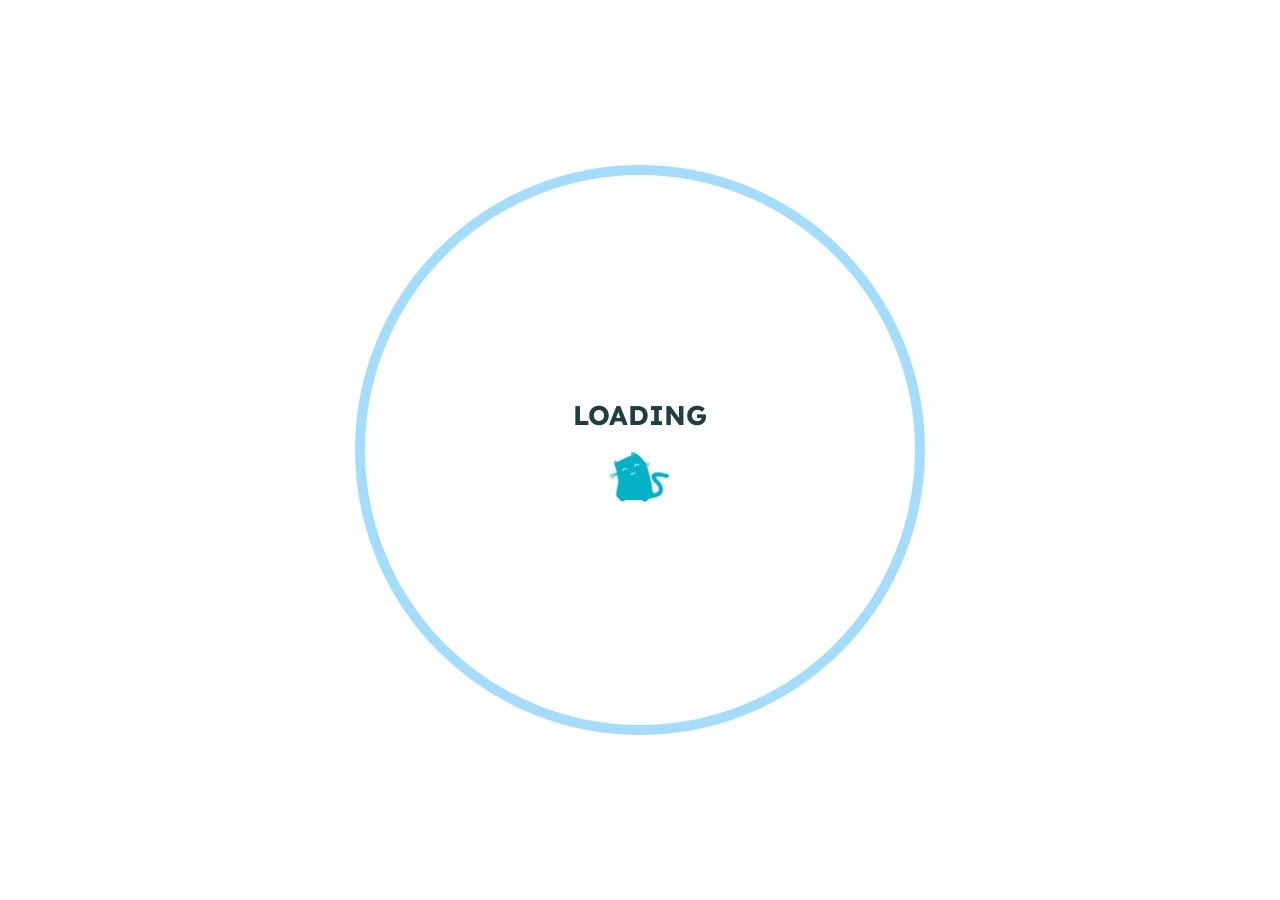
<file: archives/2023/index.html>
<!DOCTYPE html>
<html lang="en">
    <head>
        <meta charset="UTF-8" />
        <title>Archives | 遊園施設</title>
        <meta name="author" content="tenn" />
        <meta name="description" content="愛も青春もない旅立ち" />
        <meta name="keywords" content="" />
        <meta name="viewport" content="width=device-width,initial-scale=1.0,maximum-scale=1.0,user-scalable=0" />
        <link rel="icon" href="/images/avatar.png" />
        <script src="https://cdn.staticfile.org/vue/3.2.45/vue.global.prod.min.js"></script>
<link rel="stylesheet" href="https://cdn.staticfile.org/font-awesome/6.2.1/css/all.min.css" />
<link rel="stylesheet" href="/css/fonts.min.css" />
<script> const mixins = {}; </script>

<script src="https://polyfill.io/v3/polyfill.min.js?features=default"></script>


<script src="https://cdn.staticfile.org/highlight.js/11.7.0/highlight.min.js"></script>
<link
    rel="stylesheet"
    href="https://cdn.staticfile.org/highlight.js/11.7.0/styles/github.min.css"
/>
<script src="/js/lib/highlight.js"></script>


<script src="https://cdn.staticfile.org/KaTeX/0.16.4/katex.min.js"></script>
<script src="https://cdn.staticfile.org/KaTeX/0.16.4/contrib/auto-render.min.js"></script>
<link rel="stylesheet" href="https://cdn.staticfile.org/KaTeX/0.16.4/katex.min.css" />
<script src="/js/lib/math.js"></script>


<script src="/js/lib/preview.js"></script>





<script src="/js/lib/home.js"></script>

<link rel="stylesheet" href="/css/main.css" />

    <meta name="generator" content="Hexo 6.3.0"></head>
    <body>
        <div id="layout">
            <transition name="fade">
            <div id="loading" v-show="loading">
                <div id="loading-circle">
                    <h2>LOADING</h2>
                    <img src="/images/loading.gif" />
                </div>
            </div>
            </transition>
            <transition name="into">
            <div id="main" v-show="!loading">
                <nav id="menu" ref="menu">
    <div class="desktop-menu">
        <a class="title" href="/">
            <span>遊園施設</span>
        </a>
        
        <a href="/">
            <i class="fa-solid fa-house fa-fw"></i>
            <span>&ensp;Home</span>
        </a>
        
        <a href="/about">
            <i class="fa-solid fa-id-card fa-fw"></i>
            <span>&ensp;About</span>
        </a>
        
        <a href="/archives">
            <i class="fa-solid fa-box-archive fa-fw"></i>
            <span>&ensp;Archives</span>
        </a>
        
        <a href="/categories">
            <i class="fa-solid fa-bookmark fa-fw"></i>
            <span>&ensp;Categories</span>
        </a>
        
        <a href="/tags">
            <i class="fa-solid fa-tags fa-fw"></i>
            <span>&ensp;Tags</span>
        </a>
        
        <a target="_blank" rel="noopener" href="https://pushoong.com/zh-hans/ask/4092079410">
            <i class="fa-solid fa-comment fa-fw"></i>
            <span>&ensp;提问箱</span>
        </a>
        
    </div>
    <div id="mobile-menu">
        <div class="curtain" v-show="showMenu" @click="showMenu = !showMenu"></div>
        <div class="title" @click="showMenu = !showMenu">
            <i class="fa-solid fa-bars fa-fw"></i>
            <span>&emsp;遊園施設</span>
        </div>
        <transition name="slide">
        <div class="items" v-show="showMenu">
            
            <a href="/">
                <div class="item">
                    <div style="min-width: 20px; max-width: 50px; width: 10%">
                        <i class="fa-solid fa-house fa-fw"></i>
                    </div>
                    <div style="min-width: 100px; max-width: 150%; width: 20%">Home</div>
                </div>
            </a>
            
            <a href="/about">
                <div class="item">
                    <div style="min-width: 20px; max-width: 50px; width: 10%">
                        <i class="fa-solid fa-id-card fa-fw"></i>
                    </div>
                    <div style="min-width: 100px; max-width: 150%; width: 20%">About</div>
                </div>
            </a>
            
            <a href="/archives">
                <div class="item">
                    <div style="min-width: 20px; max-width: 50px; width: 10%">
                        <i class="fa-solid fa-box-archive fa-fw"></i>
                    </div>
                    <div style="min-width: 100px; max-width: 150%; width: 20%">Archives</div>
                </div>
            </a>
            
            <a href="/categories">
                <div class="item">
                    <div style="min-width: 20px; max-width: 50px; width: 10%">
                        <i class="fa-solid fa-bookmark fa-fw"></i>
                    </div>
                    <div style="min-width: 100px; max-width: 150%; width: 20%">Categories</div>
                </div>
            </a>
            
            <a href="/tags">
                <div class="item">
                    <div style="min-width: 20px; max-width: 50px; width: 10%">
                        <i class="fa-solid fa-tags fa-fw"></i>
                    </div>
                    <div style="min-width: 100px; max-width: 150%; width: 20%">Tags</div>
                </div>
            </a>
            
            <a target="_blank" rel="noopener" href="https://pushoong.com/zh-hans/ask/4092079410">
                <div class="item">
                    <div style="min-width: 20px; max-width: 50px; width: 10%">
                        <i class="fa-solid fa-comment fa-fw"></i>
                    </div>
                    <div style="min-width: 100px; max-width: 150%; width: 20%">提问箱</div>
                </div>
            </a>
            
        </div>
        </transition>
    </div>
</nav>

                
<div id="archives">
    
    <div id="timeline-wrap" ref="timeline">
        
        <div class="timeline" data-title="《hello算法》笔记">
            <div class="timeline-tail"></div>
            <div class="timeline-content">
                <div class="item-time">2023/3/8</div>
                <a href="/2023/03/08/%E3%80%8AHello%E7%AE%97%E6%B3%95%E3%80%8B%E7%AC%94%E8%AE%B0/">
                    <h3>《Hello 算法》笔记</h3>
                </a>
                <div class="info">
                    
                    <span class="category">
                        <a href="/categories/%E5%AD%A6%E4%B9%A0/">
                            <span class="icon">
                                <i class="fa-solid fa-bookmark fa-fw"></i>
                            </span>
                            学习
                        </a>
                    </span>
                    
                    
                    <span class="tags">
                        <span class="icon">
                            <i class="fa-solid fa-tags fa-fw"></i>
                        </span>
                        
                        <span class="tag">
                            
                            <a href="/tags/%E7%AE%97%E6%B3%95/" style="color: #ffa2c4">算法</a>
                        </span>
                        
                    </span>
                    
                </div>
            </div>
        </div>
        
        <div class="timeline" data-title="健全的中学生三人组oc">
            <div class="timeline-tail"></div>
            <div class="timeline-content">
                <div class="item-time">2023/3/11</div>
                <a href="/2023/03/11/%E5%81%A5%E5%85%A8%E7%9A%84%E4%B8%AD%E5%AD%A6%E7%94%9F%E4%B8%89%E4%BA%BA%E7%BB%84OC/">
                    <h3>健全的中学生三人组OC</h3>
                </a>
                <div class="info">
                    
                    <span class="category">
                        <a href="/categories/OC/">
                            <span class="icon">
                                <i class="fa-solid fa-bookmark fa-fw"></i>
                            </span>
                            OC
                        </a>
                    </span>
                    
                    
                    <span class="tags">
                        <span class="icon">
                            <i class="fa-solid fa-tags fa-fw"></i>
                        </span>
                        
                        <span class="tag">
                            
                            <a href="/tags/%E9%AB%98%E4%B8%AD%E7%94%9F/" style="color: #00a596">高中生</a>
                        </span>
                        
                    </span>
                    
                </div>
            </div>
        </div>
        
    </div>
</div>

                <footer id="footer">
    <div id="footer-wrap">
        <div>
            &copy;
            2023 - 2023 遊園施設
            <span id="footer-icon">
                <i class="fa-solid fa-font-awesome fa-fw"></i>
            </span>
            &commat;tenn
        </div>
        <div>
            Based on the <a target="_blank" rel="noopener" href="https://hexo.io">Hexo Engine</a> &amp;
            <a target="_blank" rel="noopener" href="https://github.com/argvchs/hexo-theme-particlex">ParticleX Theme</a>
        </div>
        
    </div>
</footer>

            </div>
            </transition>
            
            <transition name="fade">
            <div id="preview" ref="preview" v-show="previewShow">
                <img id="preview-content" ref="previewContent" />
            </div>
            </transition>
            
        </div>
        <script src="/js/main.js"></script>
        
    </body>
    <script type="text/javascript" src="/js/love.js"></script>
    <div id="cursor"></div>
    <link rel="stylesheet" href="/css/cursor.min.css" />
    <script src="/js/cursor.min.js"></script>
</html>
</file>
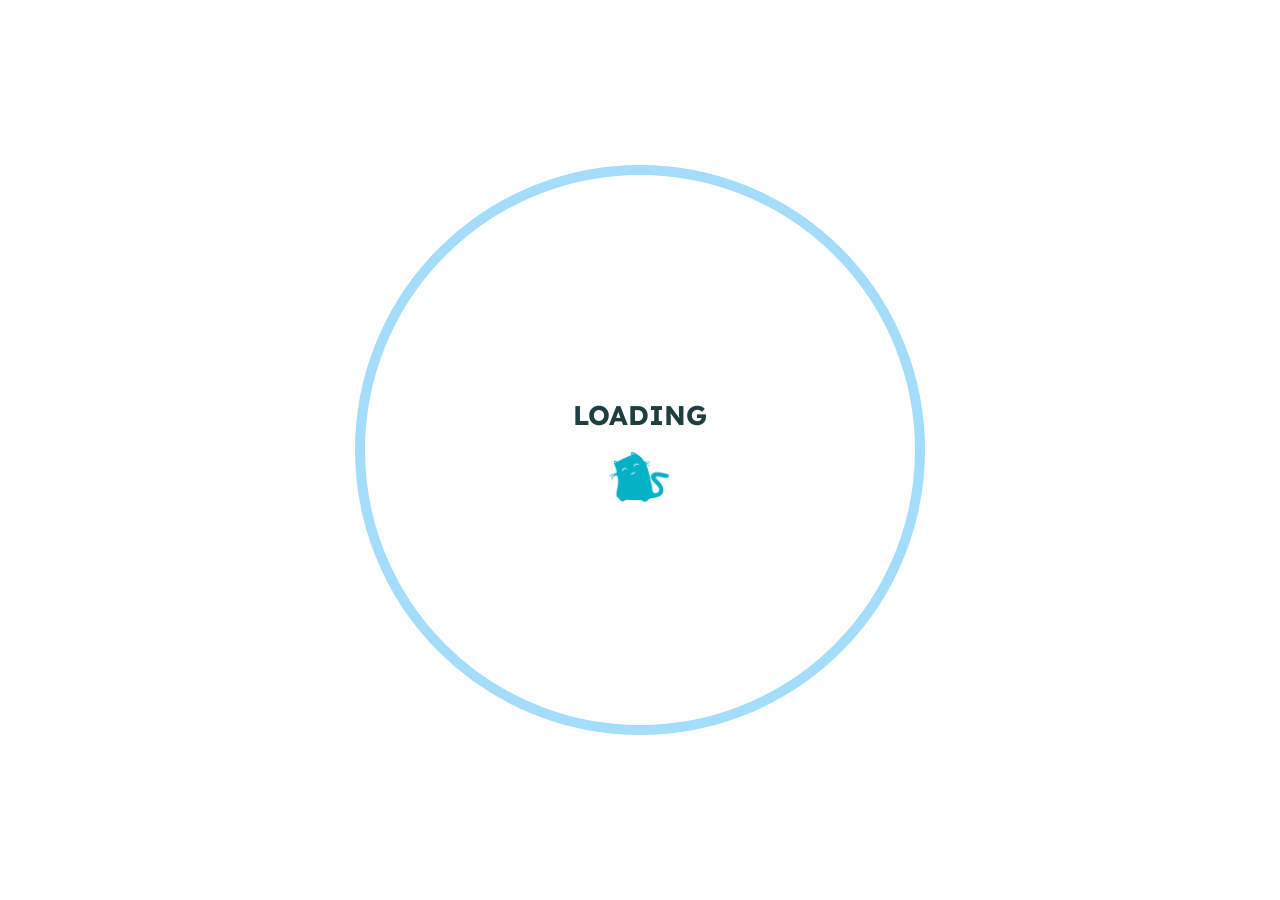
<file: categories/OC/index.html>
<!DOCTYPE html>
<html lang="en">
    <head>
        <meta charset="UTF-8" />
        <title>Categories: OC | 遊園施設</title>
        <meta name="author" content="tenn" />
        <meta name="description" content="愛も青春もない旅立ち" />
        <meta name="keywords" content="" />
        <meta name="viewport" content="width=device-width,initial-scale=1.0,maximum-scale=1.0,user-scalable=0" />
        <link rel="icon" href="/images/avatar.png" />
        <script src="https://cdn.staticfile.org/vue/3.2.45/vue.global.prod.min.js"></script>
<link rel="stylesheet" href="https://cdn.staticfile.org/font-awesome/6.2.1/css/all.min.css" />
<link rel="stylesheet" href="/css/fonts.min.css" />
<script> const mixins = {}; </script>

<script src="https://polyfill.io/v3/polyfill.min.js?features=default"></script>


<script src="https://cdn.staticfile.org/highlight.js/11.7.0/highlight.min.js"></script>
<link
    rel="stylesheet"
    href="https://cdn.staticfile.org/highlight.js/11.7.0/styles/github.min.css"
/>
<script src="/js/lib/highlight.js"></script>


<script src="https://cdn.staticfile.org/KaTeX/0.16.4/katex.min.js"></script>
<script src="https://cdn.staticfile.org/KaTeX/0.16.4/contrib/auto-render.min.js"></script>
<link rel="stylesheet" href="https://cdn.staticfile.org/KaTeX/0.16.4/katex.min.css" />
<script src="/js/lib/math.js"></script>


<script src="/js/lib/preview.js"></script>





<script src="/js/lib/home.js"></script>

<link rel="stylesheet" href="/css/main.css" />

    <meta name="generator" content="Hexo 6.3.0"></head>
    <body>
        <div id="layout">
            <transition name="fade">
            <div id="loading" v-show="loading">
                <div id="loading-circle">
                    <h2>LOADING</h2>
                    <img src="/images/loading.gif" />
                </div>
            </div>
            </transition>
            <transition name="into">
            <div id="main" v-show="!loading">
                <nav id="menu" ref="menu">
    <div class="desktop-menu">
        <a class="title" href="/">
            <span>遊園施設</span>
        </a>
        
        <a href="/">
            <i class="fa-solid fa-house fa-fw"></i>
            <span>&ensp;Home</span>
        </a>
        
        <a href="/about">
            <i class="fa-solid fa-id-card fa-fw"></i>
            <span>&ensp;About</span>
        </a>
        
        <a href="/archives">
            <i class="fa-solid fa-box-archive fa-fw"></i>
            <span>&ensp;Archives</span>
        </a>
        
        <a href="/categories">
            <i class="fa-solid fa-bookmark fa-fw"></i>
            <span>&ensp;Categories</span>
        </a>
        
        <a href="/tags">
            <i class="fa-solid fa-tags fa-fw"></i>
            <span>&ensp;Tags</span>
        </a>
        
        <a target="_blank" rel="noopener" href="https://pushoong.com/zh-hans/ask/4092079410">
            <i class="fa-solid fa-comment fa-fw"></i>
            <span>&ensp;提问箱</span>
        </a>
        
    </div>
    <div id="mobile-menu">
        <div class="curtain" v-show="showMenu" @click="showMenu = !showMenu"></div>
        <div class="title" @click="showMenu = !showMenu">
            <i class="fa-solid fa-bars fa-fw"></i>
            <span>&emsp;遊園施設</span>
        </div>
        <transition name="slide">
        <div class="items" v-show="showMenu">
            
            <a href="/">
                <div class="item">
                    <div style="min-width: 20px; max-width: 50px; width: 10%">
                        <i class="fa-solid fa-house fa-fw"></i>
                    </div>
                    <div style="min-width: 100px; max-width: 150%; width: 20%">Home</div>
                </div>
            </a>
            
            <a href="/about">
                <div class="item">
                    <div style="min-width: 20px; max-width: 50px; width: 10%">
                        <i class="fa-solid fa-id-card fa-fw"></i>
                    </div>
                    <div style="min-width: 100px; max-width: 150%; width: 20%">About</div>
                </div>
            </a>
            
            <a href="/archives">
                <div class="item">
                    <div style="min-width: 20px; max-width: 50px; width: 10%">
                        <i class="fa-solid fa-box-archive fa-fw"></i>
                    </div>
                    <div style="min-width: 100px; max-width: 150%; width: 20%">Archives</div>
                </div>
            </a>
            
            <a href="/categories">
                <div class="item">
                    <div style="min-width: 20px; max-width: 50px; width: 10%">
                        <i class="fa-solid fa-bookmark fa-fw"></i>
                    </div>
                    <div style="min-width: 100px; max-width: 150%; width: 20%">Categories</div>
                </div>
            </a>
            
            <a href="/tags">
                <div class="item">
                    <div style="min-width: 20px; max-width: 50px; width: 10%">
                        <i class="fa-solid fa-tags fa-fw"></i>
                    </div>
                    <div style="min-width: 100px; max-width: 150%; width: 20%">Tags</div>
                </div>
            </a>
            
            <a target="_blank" rel="noopener" href="https://pushoong.com/zh-hans/ask/4092079410">
                <div class="item">
                    <div style="min-width: 20px; max-width: 50px; width: 10%">
                        <i class="fa-solid fa-comment fa-fw"></i>
                    </div>
                    <div style="min-width: 100px; max-width: 150%; width: 20%">提问箱</div>
                </div>
            </a>
            
        </div>
        </transition>
    </div>
</nav>

                <div id="archives">
    
    <div class="categories-tags">
        
        
        <span>
            <a href="/categories/%E5%AD%A6%E4%B9%A0/" style="background: #00a596">
                <span class="icon">
                    <i class="fa-solid fa-bookmark fa-fw"></i>
                </span>
                学习
            </a>
        </span>
        
        
        
        <span>
            <a href="/categories/OC/" style="background: linear-gradient(120deg, #9abbf7 0%, #ffbbf4 100%)">
                <span class="icon">
                    <i class="fa-solid fa-bookmark fa-fw"></i>
                </span>
                OC
            </a>
        </span>
        
        
        
        
    </div>
    
    <div class="timeline">
        <div class="timeline-tail"></div>
        <div class="timeline-content">
            <div class="item-time">2023/3/11</div>
            <a href="/2023/03/11/%E5%81%A5%E5%85%A8%E7%9A%84%E4%B8%AD%E5%AD%A6%E7%94%9F%E4%B8%89%E4%BA%BA%E7%BB%84OC/">
                <h3>健全的中学生三人组OC</h3>
            </a>
            <div class="info">
                
                <span class="category">
                    <a href="/categories/OC/">
                        <span class="icon">
                            <i class="fa-solid fa-bookmark fa-fw"></i>
                        </span>
                        OC
                    </a>
                </span>
                
                
                <span class="tags">
                    <span class="icon">
                        <i class="fa-solid fa-tags fa-fw"></i>
                    </span>
                    
                    <span class="tag">
                        
                        <a href="/tags/%E9%AB%98%E4%B8%AD%E7%94%9F/" style="color: #ffa2c4">高中生</a>
                    </span>
                    
                </span>
                
            </div>
        </div>
    </div>
    
</div>

                <footer id="footer">
    <div id="footer-wrap">
        <div>
            &copy;
            2023 - 2023 遊園施設
            <span id="footer-icon">
                <i class="fa-solid fa-font-awesome fa-fw"></i>
            </span>
            &commat;tenn
        </div>
        <div>
            Based on the <a target="_blank" rel="noopener" href="https://hexo.io">Hexo Engine</a> &amp;
            <a target="_blank" rel="noopener" href="https://github.com/argvchs/hexo-theme-particlex">ParticleX Theme</a>
        </div>
        
    </div>
</footer>

            </div>
            </transition>
            
            <transition name="fade">
            <div id="preview" ref="preview" v-show="previewShow">
                <img id="preview-content" ref="previewContent" />
            </div>
            </transition>
            
        </div>
        <script src="/js/main.js"></script>
        
    </body>
    <script type="text/javascript" src="/js/love.js"></script>
    <div id="cursor"></div>
    <link rel="stylesheet" href="/css/cursor.min.css" />
    <script src="/js/cursor.min.js"></script>
</html>
</file>
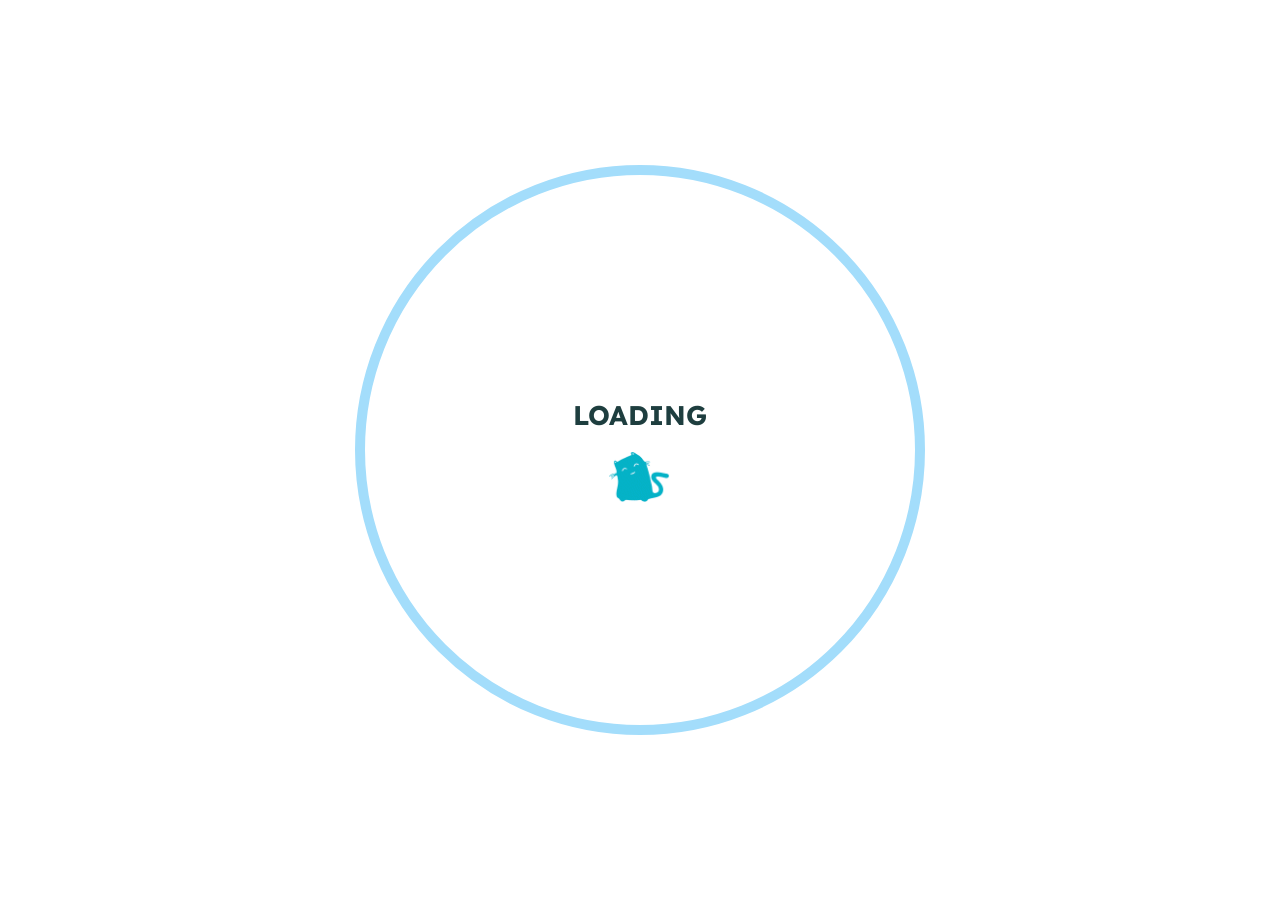
<file: categories/学习/index.html>
<!DOCTYPE html>
<html lang="en">
    <head>
        <meta charset="UTF-8" />
        <title>Categories: 学习 | 遊園施設</title>
        <meta name="author" content="tenn" />
        <meta name="description" content="愛も青春もない旅立ち" />
        <meta name="keywords" content="" />
        <meta name="viewport" content="width=device-width,initial-scale=1.0,maximum-scale=1.0,user-scalable=0" />
        <link rel="icon" href="/images/avatar.png" />
        <script src="https://cdn.staticfile.org/vue/3.2.45/vue.global.prod.min.js"></script>
<link rel="stylesheet" href="https://cdn.staticfile.org/font-awesome/6.2.1/css/all.min.css" />
<link rel="stylesheet" href="/css/fonts.min.css" />
<script> const mixins = {}; </script>

<script src="https://polyfill.io/v3/polyfill.min.js?features=default"></script>


<script src="https://cdn.staticfile.org/highlight.js/11.7.0/highlight.min.js"></script>
<link
    rel="stylesheet"
    href="https://cdn.staticfile.org/highlight.js/11.7.0/styles/github.min.css"
/>
<script src="/js/lib/highlight.js"></script>


<script src="https://cdn.staticfile.org/KaTeX/0.16.4/katex.min.js"></script>
<script src="https://cdn.staticfile.org/KaTeX/0.16.4/contrib/auto-render.min.js"></script>
<link rel="stylesheet" href="https://cdn.staticfile.org/KaTeX/0.16.4/katex.min.css" />
<script src="/js/lib/math.js"></script>


<script src="/js/lib/preview.js"></script>





<script src="/js/lib/home.js"></script>

<link rel="stylesheet" href="/css/main.css" />

    <meta name="generator" content="Hexo 6.3.0"></head>
    <body>
        <div id="layout">
            <transition name="fade">
            <div id="loading" v-show="loading">
                <div id="loading-circle">
                    <h2>LOADING</h2>
                    <img src="/images/loading.gif" />
                </div>
            </div>
            </transition>
            <transition name="into">
            <div id="main" v-show="!loading">
                <nav id="menu" ref="menu">
    <div class="desktop-menu">
        <a class="title" href="/">
            <span>遊園施設</span>
        </a>
        
        <a href="/">
            <i class="fa-solid fa-house fa-fw"></i>
            <span>&ensp;Home</span>
        </a>
        
        <a href="/about">
            <i class="fa-solid fa-id-card fa-fw"></i>
            <span>&ensp;About</span>
        </a>
        
        <a href="/archives">
            <i class="fa-solid fa-box-archive fa-fw"></i>
            <span>&ensp;Archives</span>
        </a>
        
        <a href="/categories">
            <i class="fa-solid fa-bookmark fa-fw"></i>
            <span>&ensp;Categories</span>
        </a>
        
        <a href="/tags">
            <i class="fa-solid fa-tags fa-fw"></i>
            <span>&ensp;Tags</span>
        </a>
        
        <a target="_blank" rel="noopener" href="https://pushoong.com/zh-hans/ask/4092079410">
            <i class="fa-solid fa-comment fa-fw"></i>
            <span>&ensp;提问箱</span>
        </a>
        
    </div>
    <div id="mobile-menu">
        <div class="curtain" v-show="showMenu" @click="showMenu = !showMenu"></div>
        <div class="title" @click="showMenu = !showMenu">
            <i class="fa-solid fa-bars fa-fw"></i>
            <span>&emsp;遊園施設</span>
        </div>
        <transition name="slide">
        <div class="items" v-show="showMenu">
            
            <a href="/">
                <div class="item">
                    <div style="min-width: 20px; max-width: 50px; width: 10%">
                        <i class="fa-solid fa-house fa-fw"></i>
                    </div>
                    <div style="min-width: 100px; max-width: 150%; width: 20%">Home</div>
                </div>
            </a>
            
            <a href="/about">
                <div class="item">
                    <div style="min-width: 20px; max-width: 50px; width: 10%">
                        <i class="fa-solid fa-id-card fa-fw"></i>
                    </div>
                    <div style="min-width: 100px; max-width: 150%; width: 20%">About</div>
                </div>
            </a>
            
            <a href="/archives">
                <div class="item">
                    <div style="min-width: 20px; max-width: 50px; width: 10%">
                        <i class="fa-solid fa-box-archive fa-fw"></i>
                    </div>
                    <div style="min-width: 100px; max-width: 150%; width: 20%">Archives</div>
                </div>
            </a>
            
            <a href="/categories">
                <div class="item">
                    <div style="min-width: 20px; max-width: 50px; width: 10%">
                        <i class="fa-solid fa-bookmark fa-fw"></i>
                    </div>
                    <div style="min-width: 100px; max-width: 150%; width: 20%">Categories</div>
                </div>
            </a>
            
            <a href="/tags">
                <div class="item">
                    <div style="min-width: 20px; max-width: 50px; width: 10%">
                        <i class="fa-solid fa-tags fa-fw"></i>
                    </div>
                    <div style="min-width: 100px; max-width: 150%; width: 20%">Tags</div>
                </div>
            </a>
            
            <a target="_blank" rel="noopener" href="https://pushoong.com/zh-hans/ask/4092079410">
                <div class="item">
                    <div style="min-width: 20px; max-width: 50px; width: 10%">
                        <i class="fa-solid fa-comment fa-fw"></i>
                    </div>
                    <div style="min-width: 100px; max-width: 150%; width: 20%">提问箱</div>
                </div>
            </a>
            
        </div>
        </transition>
    </div>
</nav>

                <div id="archives">
    
    <div class="categories-tags">
        
        
        <span>
            <a href="/categories/%E5%AD%A6%E4%B9%A0/" style="background: linear-gradient(120deg, #9abbf7 0%, #ffbbf4 100%)">
                <span class="icon">
                    <i class="fa-solid fa-bookmark fa-fw"></i>
                </span>
                学习
            </a>
        </span>
        
        
        
        
        
        <span>
            <a href="/categories/OC/" style="background: #00bcd4">
                <span class="icon">
                    <i class="fa-solid fa-bookmark fa-fw"></i>
                </span>
                OC
            </a>
        </span>
        
        
    </div>
    
    <div class="timeline">
        <div class="timeline-tail"></div>
        <div class="timeline-content">
            <div class="item-time">2023/3/8</div>
            <a href="/2023/03/08/%E3%80%8AHello%E7%AE%97%E6%B3%95%E3%80%8B%E7%AC%94%E8%AE%B0/">
                <h3>《Hello 算法》笔记</h3>
            </a>
            <div class="info">
                
                <span class="category">
                    <a href="/categories/%E5%AD%A6%E4%B9%A0/">
                        <span class="icon">
                            <i class="fa-solid fa-bookmark fa-fw"></i>
                        </span>
                        学习
                    </a>
                </span>
                
                
                <span class="tags">
                    <span class="icon">
                        <i class="fa-solid fa-tags fa-fw"></i>
                    </span>
                    
                    <span class="tag">
                        
                        <a href="/tags/%E7%AE%97%E6%B3%95/" style="color: #ffa2c4">算法</a>
                    </span>
                    
                </span>
                
            </div>
        </div>
    </div>
    
</div>

                <footer id="footer">
    <div id="footer-wrap">
        <div>
            &copy;
            2023 - 2023 遊園施設
            <span id="footer-icon">
                <i class="fa-solid fa-font-awesome fa-fw"></i>
            </span>
            &commat;tenn
        </div>
        <div>
            Based on the <a target="_blank" rel="noopener" href="https://hexo.io">Hexo Engine</a> &amp;
            <a target="_blank" rel="noopener" href="https://github.com/argvchs/hexo-theme-particlex">ParticleX Theme</a>
        </div>
        
    </div>
</footer>

            </div>
            </transition>
            
            <transition name="fade">
            <div id="preview" ref="preview" v-show="previewShow">
                <img id="preview-content" ref="previewContent" />
            </div>
            </transition>
            
        </div>
        <script src="/js/main.js"></script>
        
    </body>
    <script type="text/javascript" src="/js/love.js"></script>
    <div id="cursor"></div>
    <link rel="stylesheet" href="/css/cursor.min.css" />
    <script src="/js/cursor.min.js"></script>
</html>
</file>
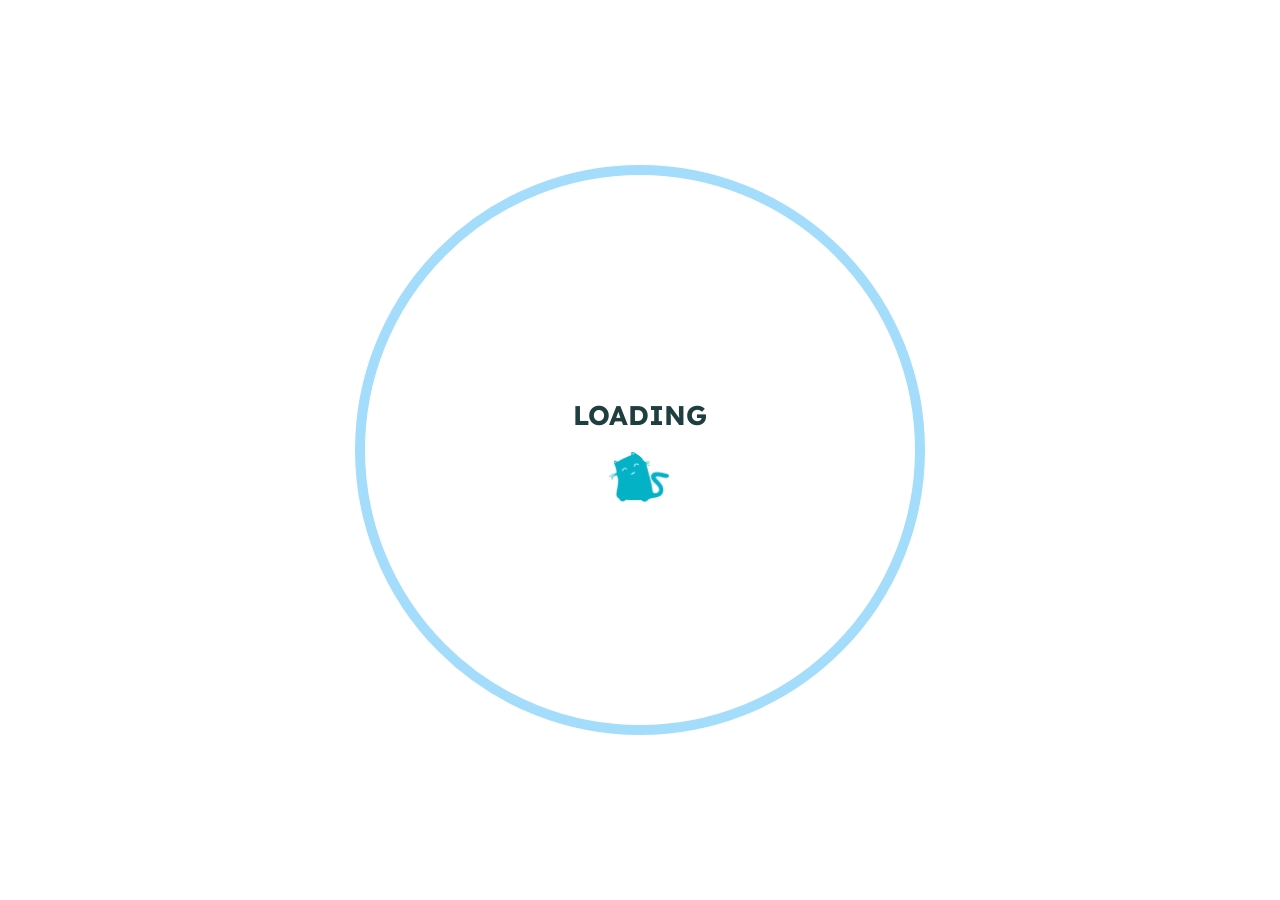
<file: tags/算法/index.html>
<!DOCTYPE html>
<html lang="en">
    <head>
        <meta charset="UTF-8" />
        <title>Tags: 算法 | 遊園施設</title>
        <meta name="author" content="tenn" />
        <meta name="description" content="愛も青春もない旅立ち" />
        <meta name="keywords" content="" />
        <meta name="viewport" content="width=device-width,initial-scale=1.0,maximum-scale=1.0,user-scalable=0" />
        <link rel="icon" href="/images/avatar.png" />
        <script src="https://cdn.staticfile.org/vue/3.2.45/vue.global.prod.min.js"></script>
<link rel="stylesheet" href="https://cdn.staticfile.org/font-awesome/6.2.1/css/all.min.css" />
<link rel="stylesheet" href="/css/fonts.min.css" />
<script> const mixins = {}; </script>

<script src="https://polyfill.io/v3/polyfill.min.js?features=default"></script>


<script src="https://cdn.staticfile.org/highlight.js/11.7.0/highlight.min.js"></script>
<link
    rel="stylesheet"
    href="https://cdn.staticfile.org/highlight.js/11.7.0/styles/github.min.css"
/>
<script src="/js/lib/highlight.js"></script>


<script src="https://cdn.staticfile.org/KaTeX/0.16.4/katex.min.js"></script>
<script src="https://cdn.staticfile.org/KaTeX/0.16.4/contrib/auto-render.min.js"></script>
<link rel="stylesheet" href="https://cdn.staticfile.org/KaTeX/0.16.4/katex.min.css" />
<script src="/js/lib/math.js"></script>


<script src="/js/lib/preview.js"></script>





<script src="/js/lib/home.js"></script>

<link rel="stylesheet" href="/css/main.css" />

    <meta name="generator" content="Hexo 6.3.0"></head>
    <body>
        <div id="layout">
            <transition name="fade">
            <div id="loading" v-show="loading">
                <div id="loading-circle">
                    <h2>LOADING</h2>
                    <img src="/images/loading.gif" />
                </div>
            </div>
            </transition>
            <transition name="into">
            <div id="main" v-show="!loading">
                <nav id="menu" ref="menu">
    <div class="desktop-menu">
        <a class="title" href="/">
            <span>遊園施設</span>
        </a>
        
        <a href="/">
            <i class="fa-solid fa-house fa-fw"></i>
            <span>&ensp;Home</span>
        </a>
        
        <a href="/about">
            <i class="fa-solid fa-id-card fa-fw"></i>
            <span>&ensp;About</span>
        </a>
        
        <a href="/archives">
            <i class="fa-solid fa-box-archive fa-fw"></i>
            <span>&ensp;Archives</span>
        </a>
        
        <a href="/categories">
            <i class="fa-solid fa-bookmark fa-fw"></i>
            <span>&ensp;Categories</span>
        </a>
        
        <a href="/tags">
            <i class="fa-solid fa-tags fa-fw"></i>
            <span>&ensp;Tags</span>
        </a>
        
        <a target="_blank" rel="noopener" href="https://pushoong.com/zh-hans/ask/4092079410">
            <i class="fa-solid fa-comment fa-fw"></i>
            <span>&ensp;提问箱</span>
        </a>
        
    </div>
    <div id="mobile-menu">
        <div class="curtain" v-show="showMenu" @click="showMenu = !showMenu"></div>
        <div class="title" @click="showMenu = !showMenu">
            <i class="fa-solid fa-bars fa-fw"></i>
            <span>&emsp;遊園施設</span>
        </div>
        <transition name="slide">
        <div class="items" v-show="showMenu">
            
            <a href="/">
                <div class="item">
                    <div style="min-width: 20px; max-width: 50px; width: 10%">
                        <i class="fa-solid fa-house fa-fw"></i>
                    </div>
                    <div style="min-width: 100px; max-width: 150%; width: 20%">Home</div>
                </div>
            </a>
            
            <a href="/about">
                <div class="item">
                    <div style="min-width: 20px; max-width: 50px; width: 10%">
                        <i class="fa-solid fa-id-card fa-fw"></i>
                    </div>
                    <div style="min-width: 100px; max-width: 150%; width: 20%">About</div>
                </div>
            </a>
            
            <a href="/archives">
                <div class="item">
                    <div style="min-width: 20px; max-width: 50px; width: 10%">
                        <i class="fa-solid fa-box-archive fa-fw"></i>
                    </div>
                    <div style="min-width: 100px; max-width: 150%; width: 20%">Archives</div>
                </div>
            </a>
            
            <a href="/categories">
                <div class="item">
                    <div style="min-width: 20px; max-width: 50px; width: 10%">
                        <i class="fa-solid fa-bookmark fa-fw"></i>
                    </div>
                    <div style="min-width: 100px; max-width: 150%; width: 20%">Categories</div>
                </div>
            </a>
            
            <a href="/tags">
                <div class="item">
                    <div style="min-width: 20px; max-width: 50px; width: 10%">
                        <i class="fa-solid fa-tags fa-fw"></i>
                    </div>
                    <div style="min-width: 100px; max-width: 150%; width: 20%">Tags</div>
                </div>
            </a>
            
            <a target="_blank" rel="noopener" href="https://pushoong.com/zh-hans/ask/4092079410">
                <div class="item">
                    <div style="min-width: 20px; max-width: 50px; width: 10%">
                        <i class="fa-solid fa-comment fa-fw"></i>
                    </div>
                    <div style="min-width: 100px; max-width: 150%; width: 20%">提问箱</div>
                </div>
            </a>
            
        </div>
        </transition>
    </div>
</nav>

                <div id="archives">
    
    <div class="categories-tags">
        
        
        <span>
            <a href="/tags/%E7%AE%97%E6%B3%95/" style="background: linear-gradient(120deg, #9abbf7 0%, #ffbbf4 100%)">
                <span class="icon">
                    <i class="fa-solid fa-tags fa-fw"></i>
                </span>
                算法
            </a>
        </span>
        
        
        
        
        
        <span>
            <a href="/tags/%E9%AB%98%E4%B8%AD%E7%94%9F/" style="background: #ffa2c4">
                <span class="icon">
                    <i class="fa-solid fa-tags fa-fw"></i>
                </span>
                高中生
            </a>
        </span>
        
        
    </div>
    
    <div class="timeline">
        <div class="timeline-tail"></div>
        <div class="timeline-content">
            <div class="item-time">2023/3/8</div>
            <a href="/2023/03/08/%E3%80%8AHello%E7%AE%97%E6%B3%95%E3%80%8B%E7%AC%94%E8%AE%B0/">
                <h3>《Hello 算法》笔记</h3>
            </a>
            <div class="info">
                
                <span class="category">
                    <a href="/categories/%E5%AD%A6%E4%B9%A0/">
                        <span class="icon">
                            <i class="fa-solid fa-bookmark fa-fw"></i>
                        </span>
                        学习
                    </a>
                </span>
                
                
                <span class="tags">
                    <span class="icon">
                        <i class="fa-solid fa-tags fa-fw"></i>
                    </span>
                    
                    <span class="tag">
                        
                        <a href="/tags/%E7%AE%97%E6%B3%95/" style="color: #ff7d73">算法</a>
                    </span>
                    
                </span>
                
            </div>
        </div>
    </div>
    
</div>

                <footer id="footer">
    <div id="footer-wrap">
        <div>
            &copy;
            2023 - 2023 遊園施設
            <span id="footer-icon">
                <i class="fa-solid fa-font-awesome fa-fw"></i>
            </span>
            &commat;tenn
        </div>
        <div>
            Based on the <a target="_blank" rel="noopener" href="https://hexo.io">Hexo Engine</a> &amp;
            <a target="_blank" rel="noopener" href="https://github.com/argvchs/hexo-theme-particlex">ParticleX Theme</a>
        </div>
        
    </div>
</footer>

            </div>
            </transition>
            
            <transition name="fade">
            <div id="preview" ref="preview" v-show="previewShow">
                <img id="preview-content" ref="previewContent" />
            </div>
            </transition>
            
        </div>
        <script src="/js/main.js"></script>
        
    </body>
    <script type="text/javascript" src="/js/love.js"></script>
    <div id="cursor"></div>
    <link rel="stylesheet" href="/css/cursor.min.css" />
    <script src="/js/cursor.min.js"></script>
</html>
</file>
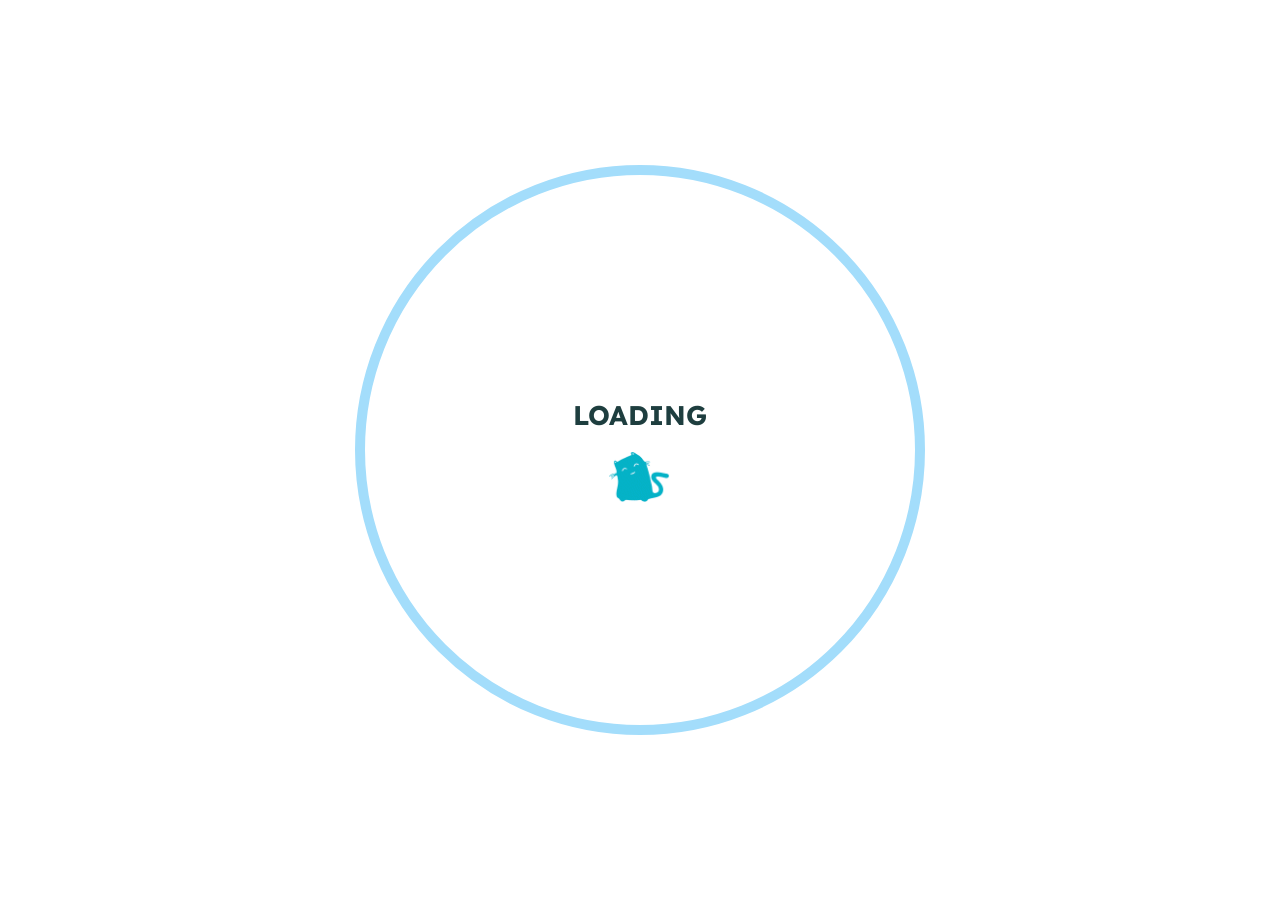
<file: tags/高中生/index.html>
<!DOCTYPE html>
<html lang="en">
    <head>
        <meta charset="UTF-8" />
        <title>Tags: 高中生 | 遊園施設</title>
        <meta name="author" content="tenn" />
        <meta name="description" content="愛も青春もない旅立ち" />
        <meta name="keywords" content="" />
        <meta name="viewport" content="width=device-width,initial-scale=1.0,maximum-scale=1.0,user-scalable=0" />
        <link rel="icon" href="/images/avatar.png" />
        <script src="https://cdn.staticfile.org/vue/3.2.45/vue.global.prod.min.js"></script>
<link rel="stylesheet" href="https://cdn.staticfile.org/font-awesome/6.2.1/css/all.min.css" />
<link rel="stylesheet" href="/css/fonts.min.css" />
<script> const mixins = {}; </script>

<script src="https://polyfill.io/v3/polyfill.min.js?features=default"></script>


<script src="https://cdn.staticfile.org/highlight.js/11.7.0/highlight.min.js"></script>
<link
    rel="stylesheet"
    href="https://cdn.staticfile.org/highlight.js/11.7.0/styles/github.min.css"
/>
<script src="/js/lib/highlight.js"></script>


<script src="https://cdn.staticfile.org/KaTeX/0.16.4/katex.min.js"></script>
<script src="https://cdn.staticfile.org/KaTeX/0.16.4/contrib/auto-render.min.js"></script>
<link rel="stylesheet" href="https://cdn.staticfile.org/KaTeX/0.16.4/katex.min.css" />
<script src="/js/lib/math.js"></script>


<script src="/js/lib/preview.js"></script>





<script src="/js/lib/home.js"></script>

<link rel="stylesheet" href="/css/main.css" />

    <meta name="generator" content="Hexo 6.3.0"></head>
    <body>
        <div id="layout">
            <transition name="fade">
            <div id="loading" v-show="loading">
                <div id="loading-circle">
                    <h2>LOADING</h2>
                    <img src="/images/loading.gif" />
                </div>
            </div>
            </transition>
            <transition name="into">
            <div id="main" v-show="!loading">
                <nav id="menu" ref="menu">
    <div class="desktop-menu">
        <a class="title" href="/">
            <span>遊園施設</span>
        </a>
        
        <a href="/">
            <i class="fa-solid fa-house fa-fw"></i>
            <span>&ensp;Home</span>
        </a>
        
        <a href="/about">
            <i class="fa-solid fa-id-card fa-fw"></i>
            <span>&ensp;About</span>
        </a>
        
        <a href="/archives">
            <i class="fa-solid fa-box-archive fa-fw"></i>
            <span>&ensp;Archives</span>
        </a>
        
        <a href="/categories">
            <i class="fa-solid fa-bookmark fa-fw"></i>
            <span>&ensp;Categories</span>
        </a>
        
        <a href="/tags">
            <i class="fa-solid fa-tags fa-fw"></i>
            <span>&ensp;Tags</span>
        </a>
        
        <a target="_blank" rel="noopener" href="https://pushoong.com/zh-hans/ask/4092079410">
            <i class="fa-solid fa-comment fa-fw"></i>
            <span>&ensp;提问箱</span>
        </a>
        
    </div>
    <div id="mobile-menu">
        <div class="curtain" v-show="showMenu" @click="showMenu = !showMenu"></div>
        <div class="title" @click="showMenu = !showMenu">
            <i class="fa-solid fa-bars fa-fw"></i>
            <span>&emsp;遊園施設</span>
        </div>
        <transition name="slide">
        <div class="items" v-show="showMenu">
            
            <a href="/">
                <div class="item">
                    <div style="min-width: 20px; max-width: 50px; width: 10%">
                        <i class="fa-solid fa-house fa-fw"></i>
                    </div>
                    <div style="min-width: 100px; max-width: 150%; width: 20%">Home</div>
                </div>
            </a>
            
            <a href="/about">
                <div class="item">
                    <div style="min-width: 20px; max-width: 50px; width: 10%">
                        <i class="fa-solid fa-id-card fa-fw"></i>
                    </div>
                    <div style="min-width: 100px; max-width: 150%; width: 20%">About</div>
                </div>
            </a>
            
            <a href="/archives">
                <div class="item">
                    <div style="min-width: 20px; max-width: 50px; width: 10%">
                        <i class="fa-solid fa-box-archive fa-fw"></i>
                    </div>
                    <div style="min-width: 100px; max-width: 150%; width: 20%">Archives</div>
                </div>
            </a>
            
            <a href="/categories">
                <div class="item">
                    <div style="min-width: 20px; max-width: 50px; width: 10%">
                        <i class="fa-solid fa-bookmark fa-fw"></i>
                    </div>
                    <div style="min-width: 100px; max-width: 150%; width: 20%">Categories</div>
                </div>
            </a>
            
            <a href="/tags">
                <div class="item">
                    <div style="min-width: 20px; max-width: 50px; width: 10%">
                        <i class="fa-solid fa-tags fa-fw"></i>
                    </div>
                    <div style="min-width: 100px; max-width: 150%; width: 20%">Tags</div>
                </div>
            </a>
            
            <a target="_blank" rel="noopener" href="https://pushoong.com/zh-hans/ask/4092079410">
                <div class="item">
                    <div style="min-width: 20px; max-width: 50px; width: 10%">
                        <i class="fa-solid fa-comment fa-fw"></i>
                    </div>
                    <div style="min-width: 100px; max-width: 150%; width: 20%">提问箱</div>
                </div>
            </a>
            
        </div>
        </transition>
    </div>
</nav>

                <div id="archives">
    
    <div class="categories-tags">
        
        
        <span>
            <a href="/tags/%E7%AE%97%E6%B3%95/" style="background: #00a596">
                <span class="icon">
                    <i class="fa-solid fa-tags fa-fw"></i>
                </span>
                算法
            </a>
        </span>
        
        
        
        <span>
            <a href="/tags/%E9%AB%98%E4%B8%AD%E7%94%9F/" style="background: linear-gradient(120deg, #9abbf7 0%, #ffbbf4 100%)">
                <span class="icon">
                    <i class="fa-solid fa-tags fa-fw"></i>
                </span>
                高中生
            </a>
        </span>
        
        
        
        
    </div>
    
    <div class="timeline">
        <div class="timeline-tail"></div>
        <div class="timeline-content">
            <div class="item-time">2023/3/11</div>
            <a href="/2023/03/11/%E5%81%A5%E5%85%A8%E7%9A%84%E4%B8%AD%E5%AD%A6%E7%94%9F%E4%B8%89%E4%BA%BA%E7%BB%84OC/">
                <h3>健全的中学生三人组OC</h3>
            </a>
            <div class="info">
                
                <span class="category">
                    <a href="/categories/OC/">
                        <span class="icon">
                            <i class="fa-solid fa-bookmark fa-fw"></i>
                        </span>
                        OC
                    </a>
                </span>
                
                
                <span class="tags">
                    <span class="icon">
                        <i class="fa-solid fa-tags fa-fw"></i>
                    </span>
                    
                    <span class="tag">
                        
                        <a href="/tags/%E9%AB%98%E4%B8%AD%E7%94%9F/" style="color: #00a596">高中生</a>
                    </span>
                    
                </span>
                
            </div>
        </div>
    </div>
    
</div>

                <footer id="footer">
    <div id="footer-wrap">
        <div>
            &copy;
            2023 - 2023 遊園施設
            <span id="footer-icon">
                <i class="fa-solid fa-font-awesome fa-fw"></i>
            </span>
            &commat;tenn
        </div>
        <div>
            Based on the <a target="_blank" rel="noopener" href="https://hexo.io">Hexo Engine</a> &amp;
            <a target="_blank" rel="noopener" href="https://github.com/argvchs/hexo-theme-particlex">ParticleX Theme</a>
        </div>
        
    </div>
</footer>

            </div>
            </transition>
            
            <transition name="fade">
            <div id="preview" ref="preview" v-show="previewShow">
                <img id="preview-content" ref="previewContent" />
            </div>
            </transition>
            
        </div>
        <script src="/js/main.js"></script>
        
    </body>
    <script type="text/javascript" src="/js/love.js"></script>
    <div id="cursor"></div>
    <link rel="stylesheet" href="/css/cursor.min.css" />
    <script src="/js/cursor.min.js"></script>
</html>
</file>
<file: css/main.css>
#archives {
    margin: auto;
    margin-top: 100px;
    padding: 20px;
}
#archives .categories-tags {
    margin: auto;
    margin-bottom: 50px;
    max-width: 900px;
    text-align: center;
    width: 100%;
}
#archives .categories-tags span {
    display: inline-block;
    margin: 10px;
}
#archives .categories-tags span .icon {
    color: #fff;
    margin-left: 0;
    margin-right: 10px;
}
#archives .categories-tags span a {
    border: #ffffff80 1px solid;
    border-radius: 10px;
    color: #fff;
    padding: 10px 15px;
    transition: background 0.25s, border 0.25s, color 0.25s;
}
#archives .categories-tags span a:hover {
    background: #fff !important;
    border: #a5c2f5 1px solid;
    color: #5c6b72;
}
#archives .category,
#archives .tags .tag,
.article .info .category,
.article .info .tags,
.article .info .tags .tag {
    display: inline-block;
    margin-right: 10px;
}
#archives h3 {
    margin: 10px 0;
}
#card-div {
    position: sticky;
    top: 80px;
}
#crypto {
    margin: 50px 0;
}
#crypto.fail {
    border-color: #ea4a5a;
    color: #ea4a5a;
}
#crypto.fail:focus {
    box-shadow: 0 0 0 3px #ea4a5a4d;
}
#crypto.success {
    border-color: #34d058;
    color: #34d058;
}
#footer {
    font-size: 14px;
    margin-top: 150px;
    padding-bottom: 20px;
    text-align: center;
    width: 100%;
}
#footer #footer-icon {
    color: #66afef;
    display: inline-block;
    font-size: 18px;
    margin: 0 10px;
}
#footer #footer-wrap {
    border-top: 1px solid #aaa;
    color: #5c6b72;
    margin: auto;
    width: 900px;
}
#footer #footer-wrap div {
    margin: 15px;
}
#home-card {
    width: 300px;
}
#home-card .card-style {
    background: #fff;
    border: none;
    border-radius: 10px;
    box-shadow: 0 0 20px #d9d9d980;
    padding: 25px 0;
    text-align: center;
}
#home-card .card-style .avatar {
    border: #f1f1f1 solid 3px;
    border-radius: 50%;
    height: 140px;
    margin: auto;
    text-align: center;
    width: 140px;
}
#home-card .card-style .avatar img {
    border-radius: 50%;
    height: 100%;
    width: 100%;
}
#home-card .card-style .avatar:hover img {
    transform: rotate(360deg);
}
#home-card .card-style .description {
    margin: 20px auto;
    width: 85%;
}
#home-card .card-style .friend-links .friend-link {
    margin-bottom: 5px;
}
#home-card .card-style .friend-links a {
    border-radius: 5px;
    color: #5c6b72;
    display: block;
    padding: 8px 0;
}
#home-card .card-style .icon-links .icon-link {
    margin: 5px;
}
#home-card .card-style .icon-links a {
    border-radius: 5px;
    color: #5c6b72;
    font-size: 18px;
    padding: 5px;
}
#home-card .card-style .icon-links a:hover,
#home-card .card-style .friend-links a:hover,
#home-posts .page-current .page-num:hover {
    background: #9eb6ca;
    color: #fff;
}
#home-card .card-style .icon-links,
#home-card .card-style .friend-links {
    border-top: #cdcdcd solid 1px;
    margin: 10px auto;
    padding-top: 10px;
    width: 85%;
}
#home-card .card-style .name {
    font-size: 16px;
    font-weight: bold;
    margin: 20px auto;
}
#home-head {
    display: flex;
    height: 100vh;
    width: 100vw;
}
#home-head #home-background {
    background-position: center;
    background-repeat: no-repeat;
    background-size: cover;
    height: 100vh;
    left: 0;
    position: absolute;
    top: 0;
    width: 100vw;
    z-index: -1;
}
#home-head #home-info .info {
    align-items: center;
    border-radius: 50%;
    display: flex;
    justify-content: center;
    text-align: center;
}
#home-head #home-info .loop:nth-child(1) {
    animation: loop1 10s linear infinite;
    background: #fff;
    border-radius: 38% 62% 63% 37%/41% 44% 56% 59%;
    opacity: 0.3;
    transform: rotate(30deg);
}
#home-head #home-info .loop:nth-child(2) {
    animation: loop2 15s linear infinite;
    background: #fff;
    border-radius: 38% 62% 63% 37%/41% 44% 56% 59%;
    opacity: 0.45;
    transform: rotate(60deg);
}
#home-head #home-info .loop:nth-child(3) {
    animation: loop3 10s linear infinite;
    background: #fff;
    border-radius: 38% 62% 63% 37%/41% 44% 56% 59%;
    opacity: 0.3;
    transform: rotate(90deg);
}
#home-head #home-info .loop:nth-child(4) {
    animation: loop4 15s linear infinite;
    background: #fff;
    border-radius: 38% 62% 63% 37%/41% 44% 56% 59%;
    opacity: 0.45;
    transform: rotate(120deg);
}
#home-head #home-info,
#home-posts {
    margin: auto;
}
#home-posts .page-current {
    align-items: center;
    display: flex;
    justify-content: center;
    margin-top: 50px;
    width: 100%;
}
#home-posts .page-current .current {
    border-radius: 5px;
    color: #eb3672;
    display: inline-block;
    height: 35px;
    line-height: 35px;
    margin: 0 7px;
    padding: 5px;
    width: 35px;
}
#home-posts .page-current .page-index {
    font-weight: bold;
    text-align: center;
    width: 300px;
}
#home-posts .page-current .page-num,
#home-posts .page-current .page-omit {
    border-radius: 5px;
    display: inline-block;
    height: 35px;
    line-height: 35px;
    margin: 0 7px;
    padding: 5px;
    width: 35px;
}
#home-posts .page-current .prev,
#home-posts .page-current .next {
    text-align: center;
    width: 50px;
}
#home-posts .page-current a {
    color: #999;
}
#home-posts .post {
    background: #fff;
    border-radius: 20px;
    box-shadow: 0 0 20px #d9d9d980;
    transition: box-shadow 0.25s, transform 0.25s;
}
#home-posts .post .category-and-date {
    color: #5c6b72;
    margin-top: 15px;
    text-align: center;
    width: 100%;
}
#home-posts .post .category-and-date .category {
    display: inline-block;
    margin-right: 25px;
}
#home-posts .post .category-and-date .category a,
#archives a,
#archives .tag-icon,
#archives .item-time,
#archives .categories-tags span a:hover .icon,
.article .info a {
    color: #5c6b72;
}
#home-posts .post .category-and-date .date,
#archives .tags,
#menu .desktop-menu a span {
    display: inline-block;
}
#home-posts .post .category-and-date .special {
    display: inline-block;
    margin-left: 25px;
}
#home-posts .post .go-post {
    background: linear-gradient(120deg, #9abbf7 0%, #ffbbf4 100%);
    border: 0;
    border-radius: 20px 0;
    bottom: -5px;
    box-shadow: 2px 2px 10px 0 #ffbbf47a;
    color: #fff;
    font-size: 14px;
    font-weight: bold;
    padding: 10px 24px;
    position: absolute;
    right: -5px;
    transition: box-shadow 0.25s ease-out, right 0.25s ease-out;
}
#home-posts .post .go-post:hover {
    box-shadow: -2px -2px 10px 0 #9abbf77a;
    right: -7px;
}
#home-posts .post .post-tags .tag {
    display: inline-block;
    font-weight: bold;
    margin-right: 10px;
}
#home-posts .post .post-tags a {
    font-size: 14px;
}
#home-posts .post .post-tags,
#archives .info,
.article .info {
    line-height: 1.7;
}
#home-posts .post-title {
    color: #93adc4;
    text-align: center;
}
#home-posts .post:hover {
    box-shadow: 0 0 5px #d9d9d9;
    transform: translate(-5px, -5px);
}
#home-posts-wrap {
    background: transparent;
    border-radius: 10px;
    display: flex;
    margin: auto;
    padding: 20px;
}
#home-posts-wrap,
#archives,
.article,
#footer #footer-wrap {
    box-sizing: border-box;
}
#loading {
    align-items: center;
    background: #fff;
    display: flex;
    flex-direction: column;
    height: 100vh;
    justify-content: center;
    left: 0;
    position: fixed;
    top: 0;
    width: 100vw;
    z-index: 2147483647;
}
#loading h2,
#loading p,
#loading img {
    margin: 10px;
}
#loading img {
    border-radius: 0;
    height: 50px;
}
#loading-circle {
    align-items: center;
    border: 10px solid #a3ddfb;
    border-radius: 50%;
    display: flex;
    flex-direction: column;
    height: 50vmin;
    justify-content: center;
    padding: 50px;
    width: 50vmin;
}
#main {
    margin-right: calc(100% - 100vw);
    overflow: auto;
}
#menu {
    background: #92cafa;
    box-shadow: 0 -1px 10px 0 #9e9e9e4d;
    font-weight: bold;
    line-height: 50px;
    position: fixed;
    top: 0;
    transition: background 0.25s ease-out, top 0.25s ease-out;
    width: 100vw;
    z-index: 10004;
}
#menu .desktop-menu {
    height: 50px;
}
#menu .desktop-menu .title {
    color: #555;
    display: inline-block;
    margin-left: 60px;
    margin-right: 5px;
}
#menu .desktop-menu a {
    color: #555;
    display: inline-block;
    margin-left: 30px;
}
#menu #mobile-menu {
    min-height: 50px;
    text-align: center;
}
#menu #mobile-menu .curtain {
    height: 100%;
    left: 0;
    position: fixed;
    top: 0;
    width: 100%;
    z-index: -1;
}
#menu #mobile-menu .items {
    padding: 10px 0 20px;
    z-index: 10002;
}
#menu #mobile-menu .items .item {
    display: flex;
    justify-content: center;
    margin: auto;
    min-width: 200px;
    width: 80%;
}
#menu #mobile-menu .items a {
    color: #555;
}
#menu #mobile-menu .title {
    color: #555;
    cursor: pointer;
    z-index: 10003;
}
#menu.hidden {
    top: -70px !important;
}
#menu.menu-color {
    background: #0003 !important;
    box-shadow: 0 -1px 10px 0 transparent !important;
}
#menu.menu-color .title,
#menu.menu-color a {
    color: #fff !important;
}
#preview {
    align-items: center;
    background-color: #fffc;
    display: flex;
    height: 100vh;
    justify-content: center;
    left: 0;
    position: fixed;
    top: 0;
    width: 100vw;
    z-index: 10005;
}
#preview-content {
    box-shadow: 0 0 50px 10px #d9d9d980;
    margin: auto;
    max-height: 95%;
    max-width: 95%;
}
#search-bar {
    margin-bottom: 50px;
    z-index: 10001;
}
#timeline-wrap {
    display: flex;
    flex-direction: column-reverse;
}
* {
    margin: 0;
    padding: 0;
    position: relative;
    scrollbar-color: #8ab5ff #e6efff;
    scrollbar-width: thin;
    word-break: keep-all;
    word-wrap: break-word;
}
.article {
    font-size: 15px;
    margin: auto;
    margin-top: 100px;
    padding: 20px;
}
.article .content {
    margin: 50px 0;
}
.article .info .date {
    color: #5c6b72;
    display: inline-block;
    margin-right: 10px;
}
.code-content {
    background: none;
    font-size: 13px;
    line-height: 2;
    overflow: auto;
    padding: 50px 30px 20px;
}
.comment iframe,
body::-webkit-scrollbar-track {
    border-radius: 0;
}
.content {
    transition: opacity 0.25s;
}
.content img,
.content video,
.content audio,
.content iframe {
    display: block;
    margin: 15px auto;
    max-width: 75%;
}
.code-copy {
    color: #5c6b72;
    position: absolute;
    right: 0;
    top: 0;
}
.code-copy i {
    padding: 15px;
    position: absolute;
    right: 0;
    top: 0;
    transition: transform 0.25s;
}
.code-copy.copied i {
    transform: scale(1.25);
}
.code-copy.copied i:first-child,
.code-copy:not(.copied) i:last-child {
    opacity: 0;
}
.fade-enter-active,
.fade-leave-active {
    transition: opacity 0.3s;
}
.fade-enter-from,
.fade-leave-to {
    opacity: 0;
}
.icon {
    color: #5c6b72;
    margin-right: 5px;
}
.input {
    background: #f6f8fa;
    border: 1px solid #d0d7de;
    border-radius: 50px;
    box-sizing: border-box;
    color: #000;
    display: block;
    font-size: 15px;
    height: 50px;
    text-indent: 20px;
    transition: background 0.25s, border 0.25s, box-shadow 0.25s;
    width: 100%;
}
.input:focus {
    background: #fff;
    border-color: #354e69;
    box-shadow: 0 0 0 3px #0969da4d;
    outline: none;
}
.input:hover {
    background: #fff;
}
.into-enter-active,
.into-leave-active {
    transition: opacity 0.5s, transform 0.5s;
}
.into-enter-from,
.into-leave-to {
    opacity: 0;
    transform: scale(1.1);
}
.katex {
    overflow: auto;
}
.language {
    background: linear-gradient(to right, #ed6ea0 0%, #ec8c69 100%);
    border-radius: 0 0 10px 10px;
    box-shadow: 1px 1px 0.75rem #ed6ea14d;
    color: #fff;
    font-size: 12px;
    font-weight: bold;
    left: 30px;
    padding: 10px 15px;
    position: absolute;
    top: 0;
}
.page-num,
.icon-link a,
.friend-link a {
    transition: background 0.25s, color 0.25s;
}
.page-num:hover,
.icon-link a:hover,
.friend-link a:hover,
.categories-tags a:hover,
.go-post:hover {
    opacity: 1;
}
.slide-enter-active,
.slide-leave-active {
    transition: margin-top 0.3s, opacity 0.3s;
}
.slide-enter-from,
.slide-leave-to {
    margin-top: -300px;
    opacity: 0;
}
.timeline {
    margin-bottom: 30px;
    transition: margin-top 0.5s, opacity 0.3s, visibility 0.3s;
}
.timeline-content {
    background: #fff;
    border: 1px solid #0002;
    border-radius: 3px;
    margin-left: 17.5px;
    padding: 24px;
    transition: box-shadow 0.5s;
}
.timeline-content:hover {
    box-shadow: 0 2px 8px #00000017;
}
.timeline-tail {
    background: #fff;
    border: 2px solid #a5c2f5;
    border-radius: 50%;
    height: 7px;
    position: absolute;
    width: 7px;
}
::-webkit-scrollbar {
    height: 12px;
    width: 12px;
}
::-webkit-scrollbar-thumb {
    background: #8ab5ff;
    background-image: linear-gradient(
        45deg,
        #fff6 25%,
        transparent 25%,
        transparent 50%,
        #fff6 50%,
        #fff6 75%,
        transparent 75%,
        transparent
    );
    border: 3px solid #e6efff;
    border-radius: 100px;
}
::-webkit-scrollbar-track {
    background: #e6efff;
    border-radius: 100px;
}
::selection {
    background-color: #3392ff2a;
    color: unset;
}
a {
    color: #66afef;
    text-decoration: none;
}
a:hover,
.content .code-copy:hover {
    opacity: 0.8;
}
b,
strong {
    font-weight: bold;
    line-height: 2.5;
}
blockquote {
    background: #d9e8ff6b;
    border-left: 3px solid #1e3e3f;
    border-radius: 3px;
    display: flex;
    padding: 0 15px;
}
body {
    background: #f6f8fa;
    color: #1e3e3f;
    font: 500 14px Lexend, "Noto Sans SC", sans-serif;
    overflow-x: hidden;
    width: 100%;
}
button,
img,
video,
audio,
iframe,
#home-head,
#menu,
.katex,
.go-post,
.page-current,
.categories-tags a,
.friend-link a,
.icon-link a,
.language,
.code-copy {
    user-select: none;
}
code {
    background: #bddcf76b;
    border-radius: 4px;
    font-size: 14px;
    line-height: 2.5;
    padding: 4px 8px;
}
h1 {
    font-size: 30px;
}
h1,
h2,
h3,
h4,
h5,
h6 {
    color: #1e3e3f;
    font-weight: bold;
    margin: 15px 0;
}
h2 {
    font-size: 27px;
}
h3 {
    font-size: 24px;
}
h4 {
    font-size: 21px;
}
h5 {
    font-size: 18px;
}
h6 {
    font-size: 15px;
}
hr {
    border-style: dashed none none;
    border-width: 1.5px;
}
img,
video,
audio,
iframe {
    border-radius: 10px;
}
mark {
    background: #fff13360;
    border-radius: 4px;
    color: unset;
    line-height: 2.5;
    padding: 4px 8px;
}
p,
ul,
ol {
    line-height: 1.7;
    margin: 15px 0;
}
pre {
    border: 1px solid #ebeef5;
    border: 1px solid #ebeef5;
    border-radius: 15px;
    border-radius: 15px;
    box-shadow: 0 2px 12px 0 #0000001a;
    box-shadow: 0 2px 12px 0 #0000001a;
    margin: 25px 0;
    margin: 25px 0;
}
pre,
code,
.hljs,
.highlight,
.commit-tease-sha,
.input,
.language {
    font-family: "Fira Code", "Noto Sans SC", monospace;
}
table tbody tr td:nth-child(even) {
    background: #c7e0fb4d;
}
table tbody tr td:nth-child(odd) {
    background: #d9e8ff4d;
}
table thead tr th {
    background: #a3ddfb;
    padding: 8px 20px;
}
table tr td {
    padding: 8px 20px;
}
ul li,
ol li {
    margin: 8px 0;
}
@keyframes loop1 {
    from {
        transform: rotate(30deg);
    }
    to {
        transform: rotate(390deg);
    }
}
@keyframes loop2 {
    from {
        transform: rotate(60deg);
    }
    to {
        transform: rotate(420deg);
    }
}
@keyframes loop3 {
    from {
        transform: rotate(90deg);
    }
    to {
        transform: rotate(450deg);
    }
}
@keyframes loop4 {
    from {
        transform: rotate(120deg);
    }
    to {
        transform: rotate(480deg);
    }
}
@media (min-width: 900px) {
    #home-card {
        margin-right: auto;
    }
    #home-head #home-info .info .wrap {
        padding: 25px;
    }
    #home-head #home-info .info .wrap h1 {
        font-size: 52px;
        font-weight: bold;
        margin-bottom: 10px;
    }
    #home-head #home-info .info .wrap h3 {
        font-size: 24px;
        margin: 10px 0;
    }
    #home-head #home-info .info .wrap h5 {
        font-size: 16px;
        margin: 20px 0;
    }
    #home-head #home-info .loop {
        display: inline-block;
        height: 500px;
        position: absolute;
        width: 500px;
    }
    #home-head #home-info,
    #home-head #home-info .info {
        height: 500px;
        width: 500px;
    }
    #home-posts {
        margin-left: auto;
        margin-right: 50px;
        width: 900px;
    }
    #home-posts .post {
        margin-bottom: 25px;
        padding: 50px;
    }
    #home-posts .post .description {
        padding: 20px 0;
    }
    #home-posts-wrap {
        max-width: 1150px;
        padding: 30px 0;
    }
    #menu .desktop-menu {
        display: block;
    }
    #menu #mobile-menu {
        display: none;
    }
    .article,
    #archives,
    #footer #footer-wrap {
        width: 900px;
    }
    .home-posts-wrap-no-card #home-posts {
        margin: auto;
    }
    ul,
    ol {
        padding-left: 40px;
    }
}
@media (min-width: 900px) and (max-width: 1200px) {
    #home-card {
        display: none;
    }
    #home-posts {
        margin: auto;
        width: 100%;
    }
    #home-posts-wrap,
    #archives {
        width: 800px;
    }
}
@media (max-width: 900px) {
    #home-head #home-info {
        height: 350px;
        width: 350px;
    }
    #home-head #home-info .info {
        align-items: center;
        background: #ffffffa6;
        display: flex;
        height: 350px;
        justify-content: center;
        margin: auto;
        width: 350px;
    }
    #home-head #home-info .info .wrap {
        padding: 50px;
    }
    #home-head #home-info .info .wrap h1 {
        font-size: 46px;
        margin-bottom: 10px;
    }
    #home-head #home-info .info .wrap h3 {
        font-size: 20px;
        margin: 10px 0;
    }
    #home-head #home-info .info .wrap h5 {
        font-size: 14px;
        margin: 20px 0;
    }
    #home-head #home-info .loop {
        display: none;
        height: 350px;
        position: absolute;
        width: 350px;
    }
    #home-posts {
        margin: auto;
        width: 100%;
    }
    #home-posts .post {
        margin-bottom: 30px;
        padding: 20px 30px;
    }
    #home-posts .post .description {
        padding: 20px 0;
    }
    #home-posts .post .post-tags {
        padding-right: 69px;
    }
    #home-posts-wrap,
    .article,
    #archives,
    #footer #footer-wrap {
        width: 100%;
    }
    #menu .desktop-menu,
    #home-card {
        display: none;
    }
    #menu #mobile-menu {
        display: block;
    }
    ul,
    ol {
        padding-left: 20px;
    }
}
</file>
